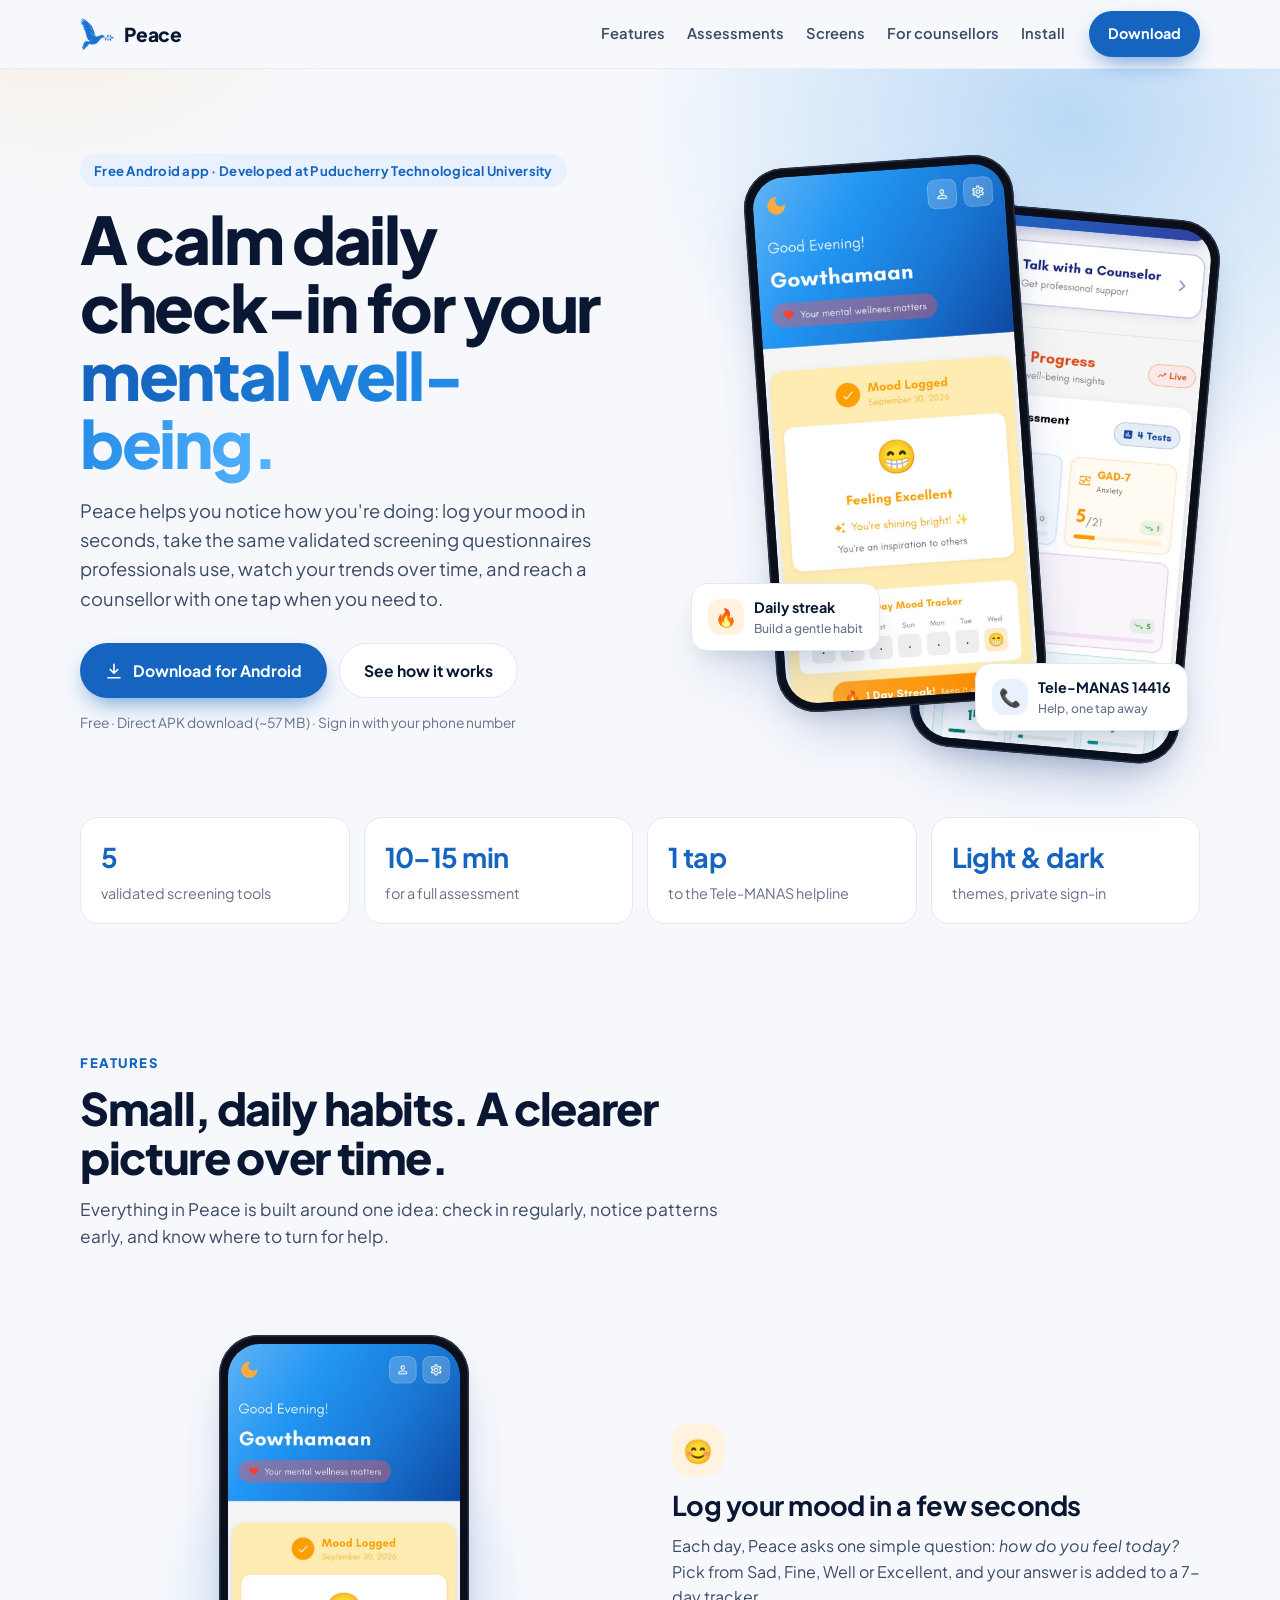
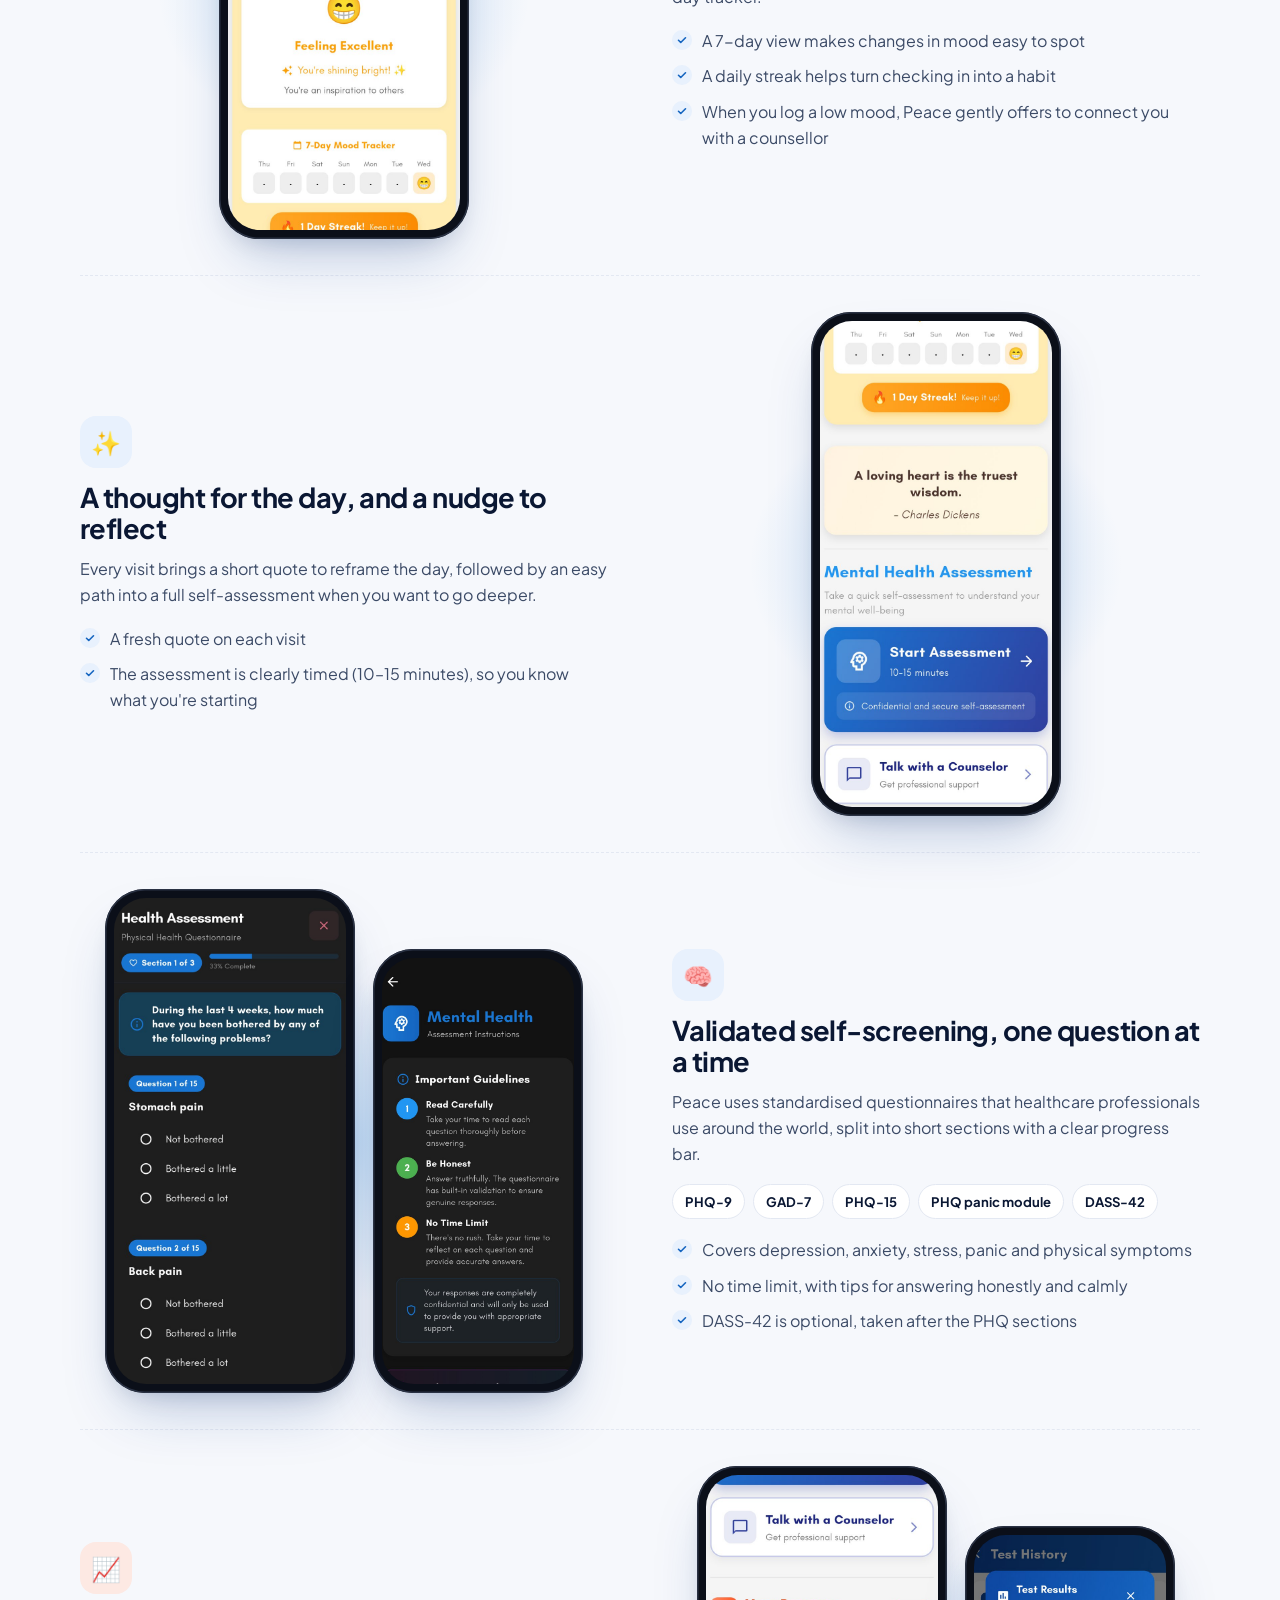
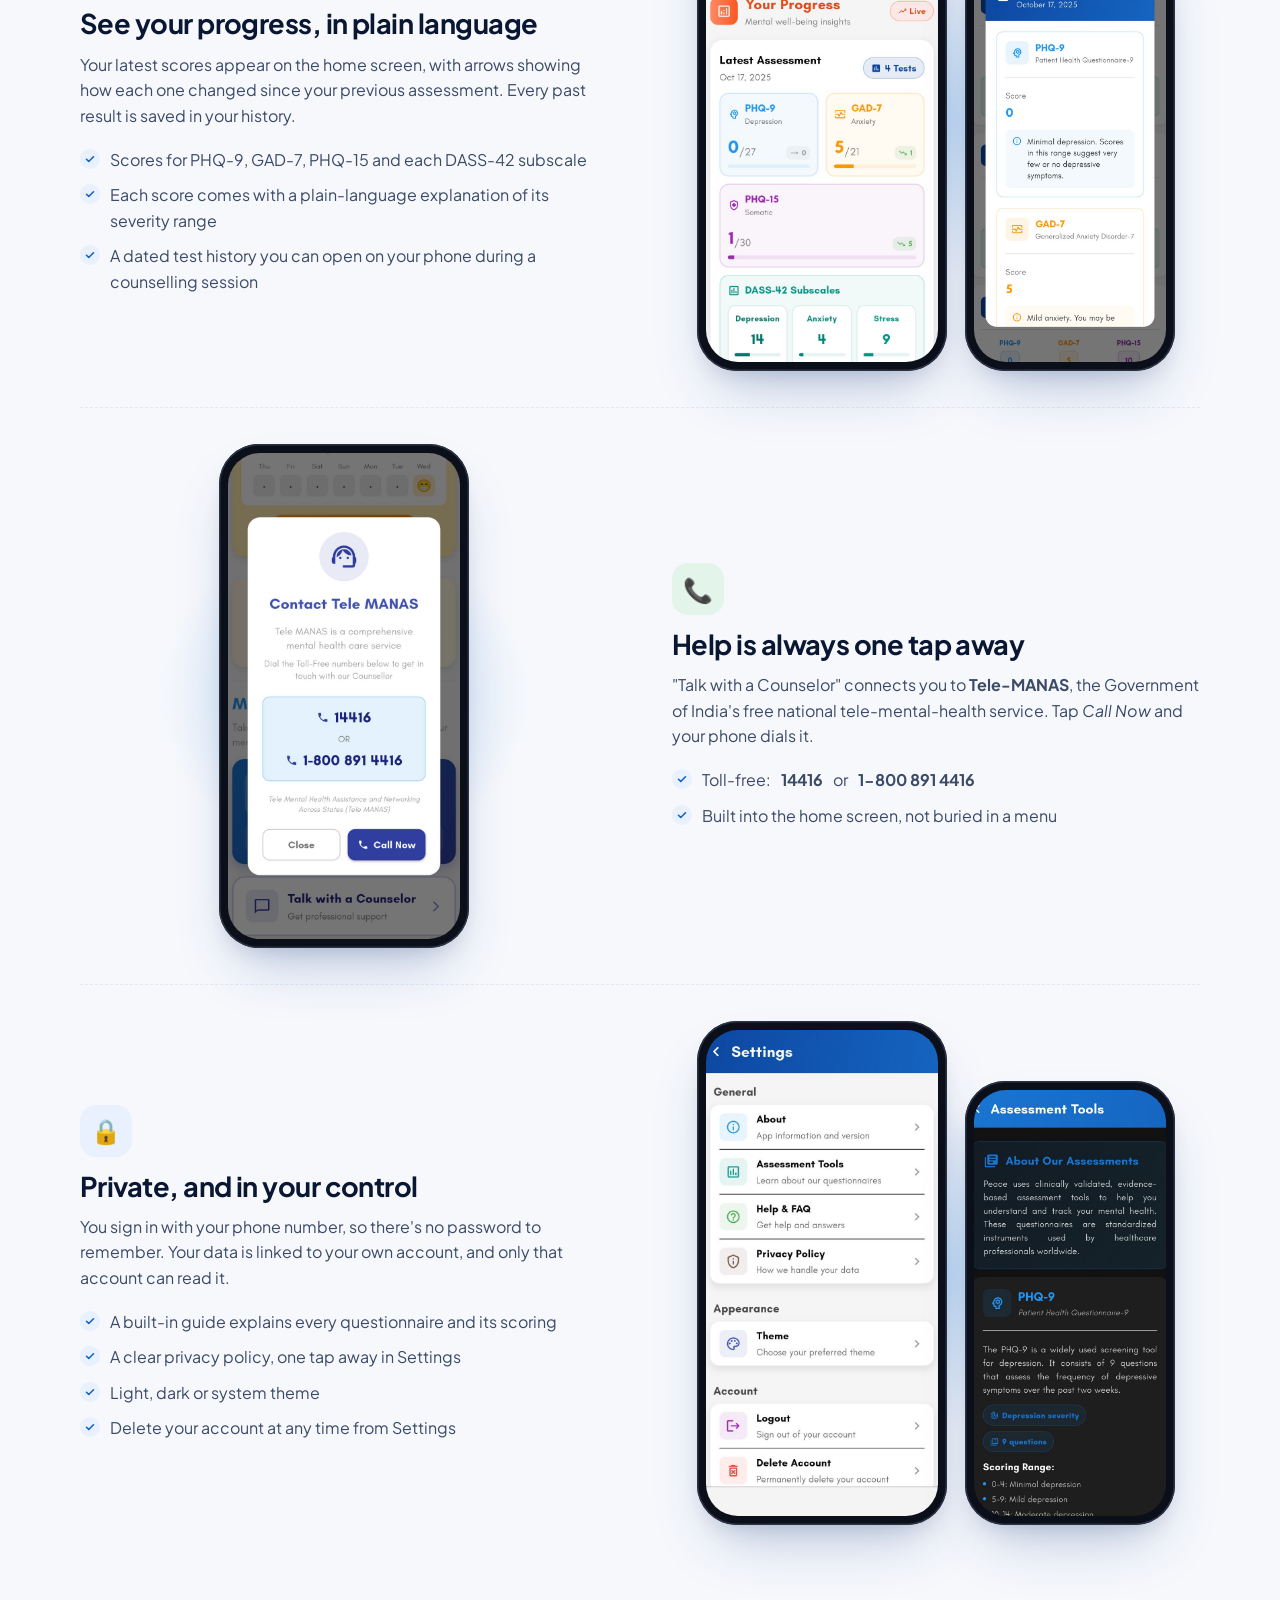
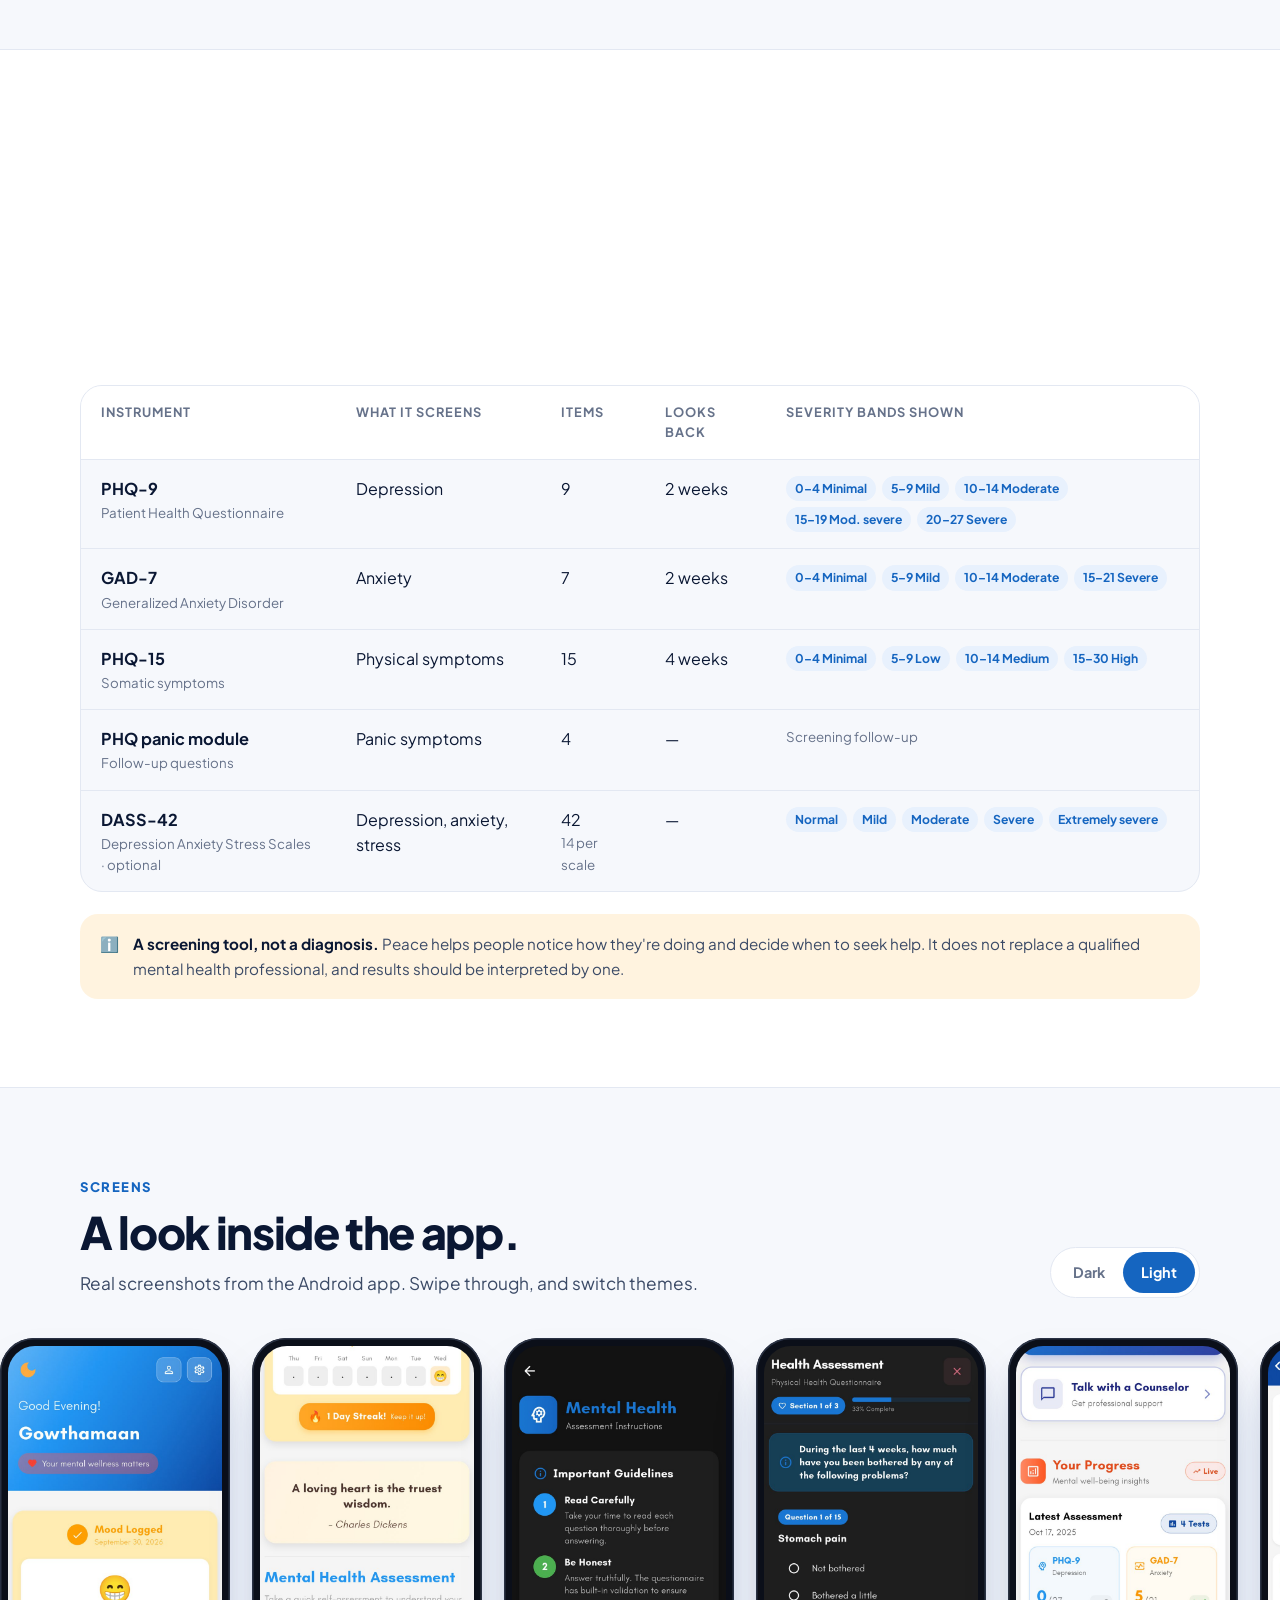
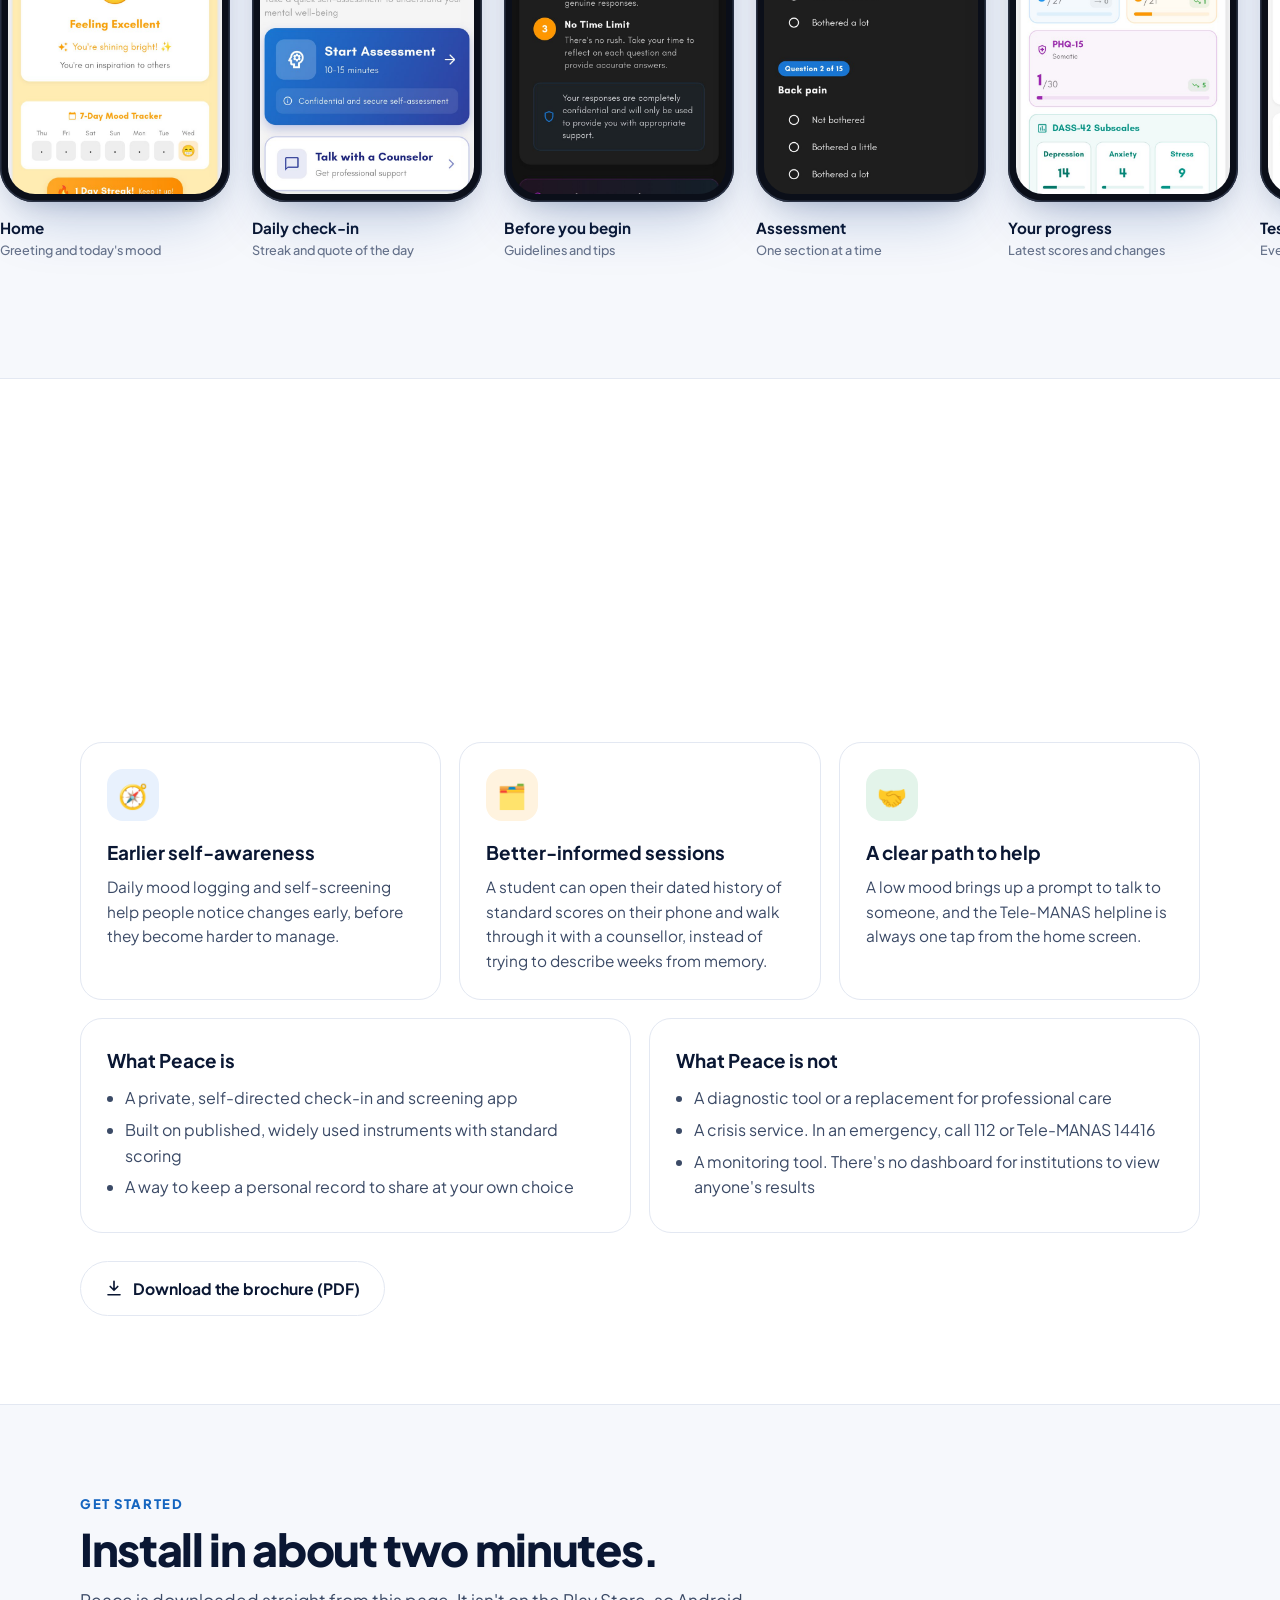
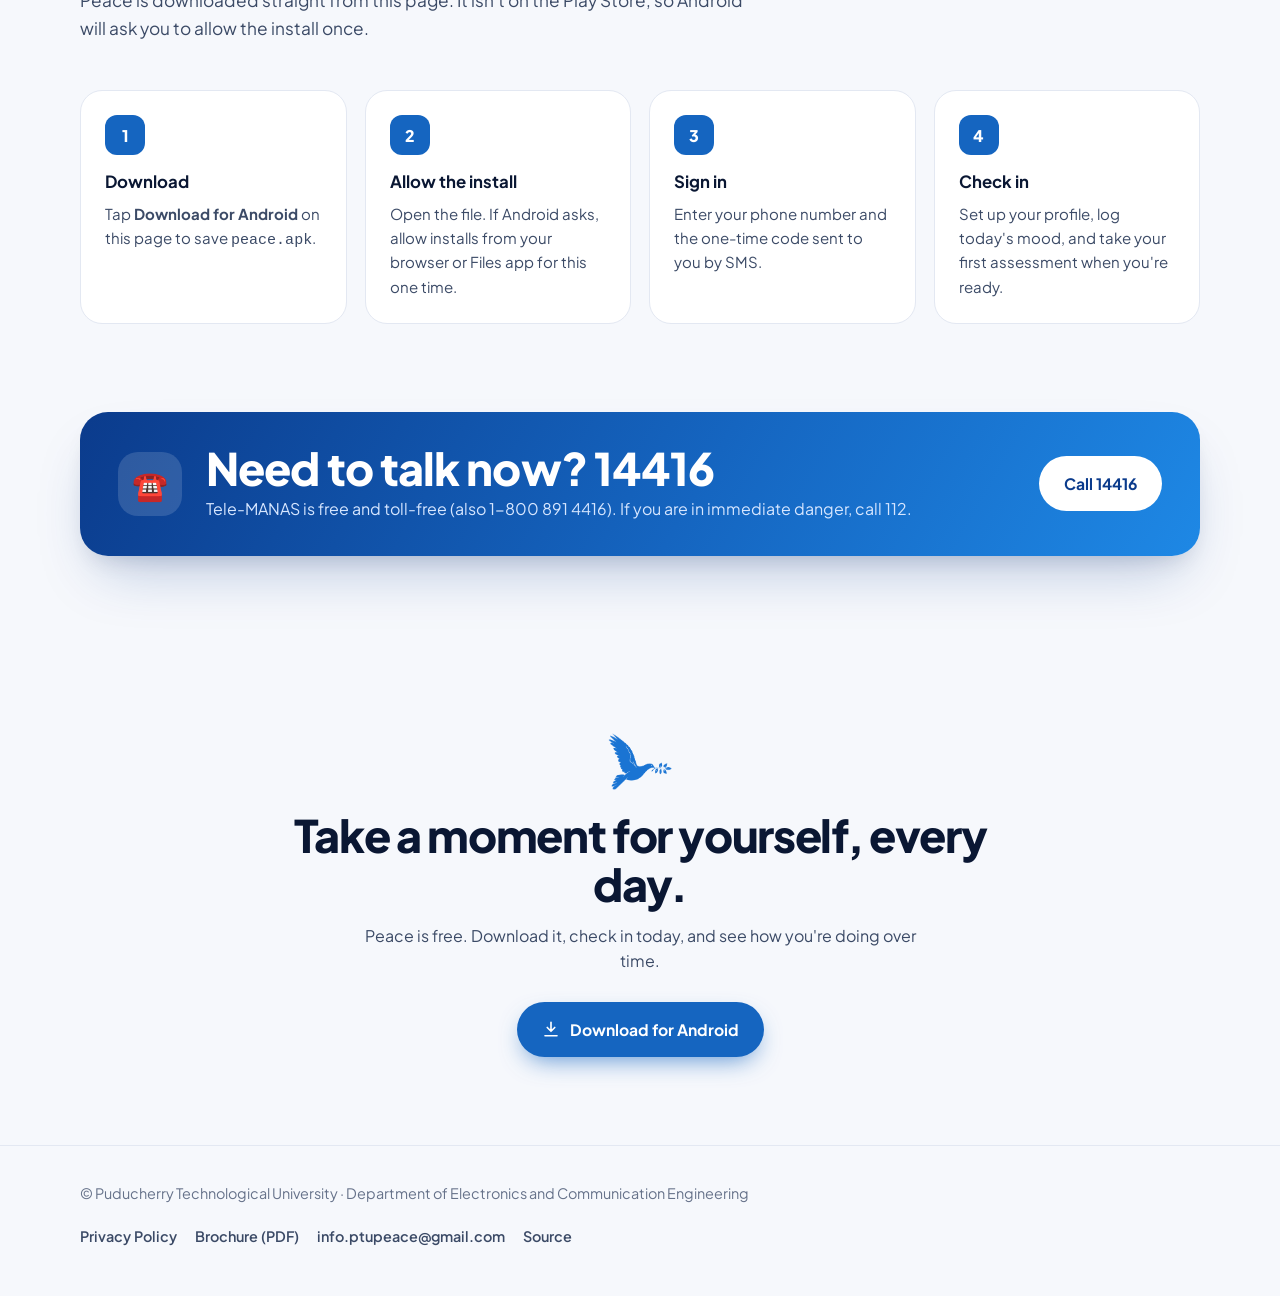
<file: docs/index.html>
<!doctype html>
<html lang="en">
<head>
  <meta charset="utf-8" />
  <meta name="viewport" content="width=device-width, initial-scale=1, viewport-fit=cover" />
  <title>Peace — A daily mental health companion</title>
  <meta name="description" content="Peace is a free Android app for daily mood check-ins and clinically validated self-screening (PHQ-9, GAD-7, PHQ-15, DASS-42), with the Tele-MANAS 14416 helpline one tap away. Developed at Puducherry Technological University." />
  <meta name="theme-color" content="#0B3B8C" />
  <meta property="og:type" content="website" />
  <meta property="og:title" content="Peace — A daily mental health companion" />
  <meta property="og:description" content="Daily mood check-ins, validated self-screening and Tele-MANAS support in one private Android app." />
  <meta property="og:image" content="https://gowthamaanp.github.io/peace/screens/home.jpg" />
  <meta property="og:url" content="https://gowthamaanp.github.io/peace/" />
  <link rel="icon" href="logo.png" />
  <link rel="preconnect" href="https://fonts.googleapis.com" />
  <link rel="preconnect" href="https://fonts.gstatic.com" crossorigin />
  <link href="https://fonts.googleapis.com/css2?family=Plus+Jakarta+Sans:wght@400;500;600;700;800&display=swap" rel="stylesheet" />
  <style>
    :root {
      --ink: #0A1733;
      --ink-2: #3B4A66;
      --muted: #66728A;
      --bg: #F6F8FC;
      --surface: #FFFFFF;
      --line: #E3E8F2;
      --brand: #1565C0;
      --brand-2: #1E88E5;
      --brand-deep: #0B3B8C;
      --sky: #E8F1FD;
      --amber: #FF9F1C;
      --amber-soft: #FFF3DF;
      --radius: 22px;
      --shadow: 0 30px 60px -20px rgba(11, 59, 140, .28), 0 12px 24px -12px rgba(10, 23, 51, .18);
      --font: "Plus Jakarta Sans", -apple-system, BlinkMacSystemFont, "Segoe UI", Roboto, Arial, sans-serif;
    }
    @media (prefers-color-scheme: dark) {
      :root {
        --ink: #EAF0FB;
        --ink-2: #C3CDE0;
        --muted: #8E9AB3;
        --bg: #070D1C;
        --surface: #0F1830;
        --line: #1D2946;
        --brand: #4A9BF0;
        --brand-2: #6AB0F7;
        --sky: #10213F;
        --amber-soft: #2A2112;
        --shadow: 0 30px 60px -20px rgba(0, 0, 0, .6), 0 12px 24px -12px rgba(0, 0, 0, .5);
      }
    }
    * { box-sizing: border-box; }
    html { scroll-behavior: smooth; }
    body {
      margin: 0;
      font-family: var(--font);
      background: var(--bg);
      color: var(--ink);
      line-height: 1.6;
      -webkit-font-smoothing: antialiased;
    }
    img { max-width: 100%; display: block; }
    a { color: inherit; }
    .wrap { max-width: 1160px; margin: 0 auto; padding-inline: 20px; }

    /* Nav */
    .nav {
      position: sticky; top: 0; z-index: 50;
      backdrop-filter: saturate(1.4) blur(14px);
      -webkit-backdrop-filter: saturate(1.4) blur(14px);
      background: color-mix(in srgb, var(--bg) 78%, transparent);
      border-bottom: 1px solid color-mix(in srgb, var(--line) 70%, transparent);
    }
    .nav .wrap { display: flex; align-items: center; gap: 24px; height: 68px; }
    .brand { display: flex; align-items: center; gap: 10px; font-weight: 800; font-size: 1.2rem; text-decoration: none; letter-spacing: -.01em; }
    .brand img { width: 34px; height: 34px; }
    .nav-links { display: flex; gap: 22px; margin-left: auto; }
    .nav-links a { text-decoration: none; color: var(--ink-2); font-weight: 600; font-size: .92rem; }
    .nav-links a:hover { color: var(--brand); }
    .btn {
      display: inline-flex; align-items: center; justify-content: center; gap: 10px;
      padding: 14px 24px; border-radius: 999px; font-weight: 700; font-size: .98rem;
      text-decoration: none; border: 1px solid transparent; transition: transform .15s ease, box-shadow .15s ease, background .15s;
      white-space: nowrap;
    }
    .btn:hover { transform: translateY(-1px); }
    .btn-primary { background: var(--brand); color: #fff; box-shadow: 0 10px 24px -8px color-mix(in srgb, var(--brand) 70%, transparent); }
    .btn-primary:hover { background: var(--brand-deep); }
    .btn-ghost { background: var(--surface); color: var(--ink); border-color: var(--line); }
    .btn-sm { padding: 10px 18px; font-size: .9rem; }
    .btn svg { width: 18px; height: 18px; }

    /* Hero */
    .hero { position: relative; overflow: hidden; padding: 72px 0 40px; }
    .hero::before {
      content: ""; position: absolute; inset: -30% -10% auto -10%; height: 120%;
      background:
        radial-gradient(40% 50% at 78% 30%, color-mix(in srgb, var(--brand-2) 28%, transparent), transparent 70%),
        radial-gradient(30% 40% at 12% 10%, color-mix(in srgb, var(--amber) 16%, transparent), transparent 70%);
      z-index: -1;
    }
    .hero-grid { display: grid; grid-template-columns: 1.05fr .95fr; gap: 48px; align-items: center; }
    .eyebrow {
      display: inline-flex; align-items: center; gap: 8px;
      padding: 6px 14px; border-radius: 999px; background: var(--sky); color: var(--brand);
      font-weight: 700; font-size: .82rem; letter-spacing: .02em;
    }
    h1 { font-size: clamp(2.4rem, 5.4vw, 4.1rem); line-height: 1.04; letter-spacing: -.035em; margin: 18px 0 18px; font-weight: 800; }
    h1 .accent { background: linear-gradient(100deg, var(--brand) 10%, var(--brand-2) 60%, #56B4FF); -webkit-background-clip: text; background-clip: text; color: transparent; }
    .lede { font-size: 1.15rem; color: var(--ink-2); max-width: 540px; margin: 0 0 30px; }
    .cta-row { display: flex; gap: 12px; flex-wrap: wrap; }
    .fine { margin-top: 14px; color: var(--muted); font-size: .86rem; }

    .phones { position: relative; height: 620px; }
    .phone {
      position: absolute; width: 270px; aspect-ratio: 720 / 1452;
      border-radius: 40px; padding: 9px; background: #0B0F19;
      box-shadow: var(--shadow), inset 0 0 0 1.5px #2A3244;
    }
    .phone img { width: 100%; height: 100%; object-fit: cover; object-position: top; border-radius: 32px; }
    .phones .p1 { right: 170px; top: 20px; z-index: 2; transform: rotate(-4deg); }
    .phones .p2 { right: 0; top: 70px; transform: rotate(5deg); }
    .float-chip {
      position: absolute; z-index: 3; background: var(--surface); border: 1px solid var(--line);
      border-radius: 16px; padding: 12px 16px; box-shadow: var(--shadow); font-weight: 700; font-size: .9rem;
      display: flex; align-items: center; gap: 10px;
    }
    .float-chip small { display: block; color: var(--muted); font-weight: 500; font-size: .76rem; }
    .chip-a { left: 0; bottom: 110px; }
    .chip-b { right: 12px; bottom: 30px; }
    .dot { width: 36px; height: 36px; border-radius: 12px; display: grid; place-items: center; font-size: 1.1rem; flex: none; }

    .stats { display: grid; grid-template-columns: repeat(4, 1fr); gap: 14px; margin-top: 56px; }
    .stat { background: var(--surface); border: 1px solid var(--line); border-radius: 18px; padding: 18px 20px; }
    .stat b { display: block; font-size: 1.7rem; letter-spacing: -.02em; color: var(--brand); }
    .stat span { color: var(--muted); font-size: .9rem; }

    /* Sections */
    section { padding: 88px 0; }
    .section-head { max-width: 680px; margin-bottom: 48px; }
    .kicker { color: var(--brand); font-weight: 800; font-size: .82rem; letter-spacing: .12em; text-transform: uppercase; }
    h2 { font-size: clamp(1.9rem, 3.6vw, 2.8rem); line-height: 1.1; letter-spacing: -.03em; margin: 10px 0 14px; font-weight: 800; }
    .section-head p { color: var(--ink-2); font-size: 1.08rem; margin: 0; }

    .feature { display: grid; grid-template-columns: 1fr 1fr; gap: 64px; align-items: center; padding: 36px 0; }
    .feature + .feature { border-top: 1px dashed var(--line); }
    .feature.rev .feature-media { order: 2; }
    .feature-media { display: flex; justify-content: center; gap: 18px; position: relative; }
    .feature-media::before {
      content: ""; position: absolute; inset: 12% 8%; border-radius: 40px;
      background: radial-gradient(60% 60% at 50% 50%, color-mix(in srgb, var(--brand-2) 22%, transparent), transparent 70%);
      z-index: -1;
    }
    .feature-media .phone { position: relative; width: 250px; }
    .feature-media .phone.small { width: 210px; margin-top: 60px; }
    .feature h3 { font-size: 1.7rem; letter-spacing: -.02em; margin: 14px 0 12px; line-height: 1.15; }
    .feature p { color: var(--ink-2); margin: 0 0 18px; }
    .icon-badge { width: 52px; height: 52px; border-radius: 16px; display: grid; place-items: center; font-size: 1.5rem; }
    .ticks { list-style: none; padding: 0; margin: 0; display: grid; gap: 10px; }
    .ticks li { display: flex; gap: 10px; align-items: flex-start; color: var(--ink-2); }
    .ticks li::before {
      content: ""; flex: none; width: 20px; height: 20px; margin-top: 2px; border-radius: 50%;
      background: var(--sky) url("data:image/svg+xml,%3Csvg xmlns='http://www.w3.org/2000/svg' viewBox='0 0 24 24' fill='none' stroke='%231565C0' stroke-width='3.2' stroke-linecap='round' stroke-linejoin='round'%3E%3Cpath d='M5 12.5l4.5 4.5L19 7.5'/%3E%3C/svg%3E") center / 12px no-repeat;
    }
    @media (prefers-color-scheme: dark) {
      .ticks li::before {
        background-image: url("data:image/svg+xml,%3Csvg xmlns='http://www.w3.org/2000/svg' viewBox='0 0 24 24' fill='none' stroke='%238CC2FA' stroke-width='3.2' stroke-linecap='round' stroke-linejoin='round'%3E%3Cpath d='M5 12.5l4.5 4.5L19 7.5'/%3E%3C/svg%3E");
      }
    }
    .pills { display: flex; flex-wrap: wrap; gap: 8px; margin: 0 0 18px; }
    .pill { padding: 6px 12px; border-radius: 999px; font-weight: 700; font-size: .82rem; background: var(--surface); border: 1px solid var(--line); }

    /* Assessment table */
    .assess { background: var(--surface); border-top: 1px solid var(--line); border-bottom: 1px solid var(--line); }
    .table-wrap { overflow-x: auto; border: 1px solid var(--line); border-radius: var(--radius); background: var(--bg); }
    table { width: 100%; border-collapse: collapse; min-width: 720px; }
    th, td { text-align: left; padding: 16px 20px; border-bottom: 1px solid var(--line); vertical-align: top; }
    th { font-size: .8rem; text-transform: uppercase; letter-spacing: .08em; color: var(--muted); background: var(--surface); }
    tr:last-child td { border-bottom: none; }
    td b { font-size: 1.02rem; }
    td small { color: var(--muted); display: block; }
    .bands { display: flex; flex-wrap: wrap; gap: 6px; }
    .band { font-size: .76rem; font-weight: 700; padding: 3px 9px; border-radius: 999px; background: var(--sky); color: var(--brand); white-space: nowrap; }
    .note {
      margin-top: 22px; display: flex; gap: 14px; align-items: flex-start;
      background: var(--amber-soft); border-radius: 18px; padding: 18px 20px; color: var(--ink-2); font-size: .95rem;
    }
    .note b { color: var(--ink); }

    /* Gallery */
    .gallery-top { display: flex; justify-content: space-between; align-items: end; gap: 20px; flex-wrap: wrap; margin-bottom: 30px; }
    .gallery-top .section-head { margin-bottom: 0; }
    .toggle { display: inline-flex; padding: 4px; border-radius: 999px; background: var(--surface); border: 1px solid var(--line); }
    .toggle button {
      border: 0; background: transparent; font: inherit; font-weight: 700; font-size: .9rem; color: var(--muted);
      padding: 9px 18px; border-radius: 999px; cursor: pointer;
    }
    .toggle button[aria-pressed="true"] { background: var(--brand); color: #fff; }
    #screens { overflow: hidden; }
    .rail {
      display: grid; grid-auto-flow: column; grid-auto-columns: 230px; gap: 22px;
      overflow-x: auto; scroll-snap-type: x mandatory; scrollbar-width: thin;
      margin-inline: calc(50% - 50vw); padding: 10px calc(50vw - 50%) 30px;
      scroll-padding-inline: calc(50vw - 50%);
    }
    @media (max-width: 1200px) {
      .rail { margin-inline: -20px; padding-inline: 20px; scroll-padding-inline: 20px; }
    }
    .rail figure { margin: 0; scroll-snap-align: start; }
    .rail .phone { position: relative; width: 100%; border-radius: 34px; padding: 8px; }
    .rail .phone img { border-radius: 27px; }
    .rail figcaption { margin-top: 14px; font-weight: 700; font-size: .95rem; }
    .rail figcaption small { display: block; color: var(--muted); font-weight: 500; }

    /* Audience cards */
    .cards { display: grid; grid-template-columns: repeat(3, 1fr); gap: 18px; }
    .card { background: var(--surface); border: 1px solid var(--line); border-radius: var(--radius); padding: 26px; }
    .card h3 { margin: 16px 0 8px; font-size: 1.18rem; }
    .card p { margin: 0; color: var(--ink-2); font-size: .96rem; }
    .isnt { margin-top: 18px; display: grid; grid-template-columns: 1fr 1fr; gap: 18px; }
    .isnt .card h3 { margin-top: 0; }
    .isnt ul { margin: 10px 0 0; padding-left: 1.1em; color: var(--ink-2); }
    .isnt li { margin: 6px 0; }

    /* Install */
    .steps { display: grid; grid-template-columns: repeat(4, 1fr); gap: 18px; counter-reset: step; }
    .step { background: var(--surface); border: 1px solid var(--line); border-radius: var(--radius); padding: 24px; position: relative; }
    .step::before {
      counter-increment: step; content: counter(step);
      display: grid; place-items: center; width: 40px; height: 40px; border-radius: 12px;
      background: var(--brand); color: #fff; font-weight: 800; margin-bottom: 14px;
    }
    .step h3 { margin: 0 0 6px; font-size: 1.05rem; }
    .step p { margin: 0; color: var(--ink-2); font-size: .94rem; }

    /* Crisis + CTA */
    .crisis {
      display: grid; grid-template-columns: auto 1fr auto; gap: 24px; align-items: center;
      background: linear-gradient(120deg, #0B3B8C, #1565C0 55%, #1E88E5); color: #fff;
      border-radius: 28px; padding: 34px 38px; box-shadow: var(--shadow);
    }
    .crisis .big { font-size: clamp(2rem, 4vw, 2.8rem); font-weight: 800; letter-spacing: -.02em; line-height: 1; }
    .crisis p { margin: 6px 0 0; color: #D6E6FF; }
    .crisis .btn { background: #fff; color: #0B3B8C; }
    .crisis .phone-ic { width: 64px; height: 64px; border-radius: 20px; background: rgba(255,255,255,.14); display: grid; place-items: center; font-size: 1.8rem; }

    .final { text-align: center; }
    .final h2 { max-width: 720px; margin-inline: auto; }
    .final p { color: var(--ink-2); max-width: 560px; margin: 0 auto 28px; }

    footer { border-top: 1px solid var(--line); padding: 36px 0 48px; color: var(--muted); font-size: .9rem; }
    footer .wrap { display: flex; justify-content: space-between; gap: 20px; flex-wrap: wrap; }
    footer a { color: var(--ink-2); text-decoration: none; font-weight: 600; }
    footer a:hover { color: var(--brand); }
    .foot-links { display: flex; gap: 18px; flex-wrap: wrap; }

    /* Reveal */
    .reveal { opacity: 0; transform: translateY(18px); transition: opacity .7s ease, transform .7s ease; }
    .reveal.in { opacity: 1; transform: none; }
    @media (prefers-reduced-motion: reduce) {
      html { scroll-behavior: auto; }
      .reveal { opacity: 1; transform: none; transition: none; }
      .btn { transition: none; }
    }

    /* Responsive */
    @media (max-width: 980px) {
      .hero-grid { grid-template-columns: 1fr; }
      .phones { height: 560px; max-width: 480px; margin: 0 auto; width: 100%; }
      .phones .p1 { right: auto; left: 0; }
      .stats { grid-template-columns: repeat(2, 1fr); }
      .feature, .feature.rev { grid-template-columns: 1fr; gap: 36px; }
      .feature.rev .feature-media { order: 0; }
      .cards, .steps { grid-template-columns: repeat(2, 1fr); }
      .nav-links { display: none; }
      .nav .btn { margin-left: auto; }
    }
    @media (max-width: 620px) {
      .hero { padding-top: 44px; }
      .phones { height: 470px; }
      .phone { width: 210px; }
      .phones .p2 { right: 0; top: 50px; }
      .chip-a { bottom: 70px; }
      .chip-b { display: none; }
      .feature, .feature.rev { grid-template-columns: minmax(0, 1fr); }
      .feature > * { min-width: 0; }
      .feature-media { gap: 12px; }
      .feature-media .phone { width: min(200px, 52vw); }
      .feature-media .phone.small { width: min(150px, 38vw); margin-top: 40px; }
      .cards, .steps, .isnt { grid-template-columns: 1fr; }
      .stats { gap: 10px; }
      .stat { padding: 14px 16px; }
      .stat b { font-size: 1.35rem; }
      .crisis { grid-template-columns: 1fr; padding: 28px 24px; }
      .crisis .phone-ic { display: none; }
      section { padding: 64px 0; }
    }
  </style>
</head>
<body>

<nav class="nav" aria-label="Main">
  <div class="wrap">
    <a class="brand" href="#top"><img src="logo.png" alt="" />Peace</a>
    <div class="nav-links">
      <a href="#features">Features</a>
      <a href="#assessments">Assessments</a>
      <a href="#screens">Screens</a>
      <a href="#counsellors">For counsellors</a>
      <a href="#install">Install</a>
    </div>
    <a class="btn btn-primary btn-sm" href="downloads/peace.apk" download>Download</a>
  </div>
</nav>

<header class="hero" id="top">
  <div class="wrap">
    <div class="hero-grid">
      <div class="reveal">
        <span class="eyebrow">Free Android app · Developed at Puducherry Technological University</span>
        <h1>A calm daily check-in for your <span class="accent">mental well-being.</span></h1>
        <p class="lede">Peace helps you notice how you're doing: log your mood in seconds, take the same validated screening questionnaires professionals use, watch your trends over time, and reach a counsellor with one tap when you need to.</p>
        <div class="cta-row">
          <a class="btn btn-primary" href="downloads/peace.apk" download>
            <svg viewBox="0 0 24 24" fill="none" stroke="currentColor" stroke-width="2.2" stroke-linecap="round" stroke-linejoin="round" aria-hidden="true"><path d="M12 3v12m0 0l-5-5m5 5l5-5M4 21h16"/></svg>
            Download for Android
          </a>
          <a class="btn btn-ghost" href="#features">See how it works</a>
        </div>
        <p class="fine">Free · Direct APK download (~57 MB) · Sign in with your phone number</p>
      </div>

      <div class="phones reveal" aria-hidden="true">
        <div class="phone p1"><img data-theme-src="home" src="screens/home.jpg" alt="" /></div>
        <div class="phone p2"><img data-theme-src="progress" src="screens/progress.jpg" alt="" /></div>
        <div class="float-chip chip-a"><span class="dot" style="background:var(--amber-soft)">🔥</span><div>Daily streak<small>Build a gentle habit</small></div></div>
        <div class="float-chip chip-b"><span class="dot" style="background:var(--sky)">📞</span><div>Tele-MANAS 14416<small>Help, one tap away</small></div></div>
      </div>
    </div>

    <div class="stats reveal">
      <div class="stat"><b>5</b><span>validated screening tools</span></div>
      <div class="stat"><b>10–15 min</b><span>for a full assessment</span></div>
      <div class="stat"><b>1 tap</b><span>to the Tele-MANAS helpline</span></div>
      <div class="stat"><b>Light &amp; dark</b><span>themes, private sign-in</span></div>
    </div>
  </div>
</header>

<main>
  <section id="features">
    <div class="wrap">
      <div class="section-head reveal">
        <div class="kicker">Features</div>
        <h2>Small, daily habits. A clearer picture over time.</h2>
        <p>Everything in Peace is built around one idea: check in regularly, notice patterns early, and know where to turn for help.</p>
      </div>

      <article class="feature reveal">
        <div class="feature-media">
          <div class="phone"><img data-theme-src="home" src="screens/home.jpg" alt="Peace home screen showing today's mood logged as Excellent and a 7-day mood tracker" loading="lazy" /></div>
        </div>
        <div>
          <div class="icon-badge" style="background:var(--amber-soft)">😊</div>
          <h3>Log your mood in a few seconds</h3>
          <p>Each day, Peace asks one simple question: <em>how do you feel today?</em> Pick from Sad, Fine, Well or Excellent, and your answer is added to a 7-day tracker.</p>
          <ul class="ticks">
            <li>A 7-day view makes changes in mood easy to spot</li>
            <li>A daily streak helps turn checking in into a habit</li>
            <li>When you log a low mood, Peace gently offers to connect you with a counsellor</li>
          </ul>
        </div>
      </article>

      <article class="feature rev reveal">
        <div class="feature-media">
          <div class="phone"><img data-theme-src="mood-quote" src="screens/mood-quote.jpg" alt="Streak badge, a daily quote card and the Start Assessment card" loading="lazy" /></div>
        </div>
        <div>
          <div class="icon-badge" style="background:var(--sky)">✨</div>
          <h3>A thought for the day, and a nudge to reflect</h3>
          <p>Every visit brings a short quote to reframe the day, followed by an easy path into a full self-assessment when you want to go deeper.</p>
          <ul class="ticks">
            <li>A fresh quote on each visit</li>
            <li>The assessment is clearly timed (10–15 minutes), so you know what you're starting</li>
          </ul>
        </div>
      </article>

      <article class="feature reveal">
        <div class="feature-media">
          <div class="phone"><img src="screens/question.jpg" alt="An assessment question: Section 1 of 3, question 1 of 15, stomach pain" loading="lazy" /></div>
          <div class="phone small"><img src="screens/instructions.jpg" alt="Assessment instructions: read carefully, be honest, no time limit" loading="lazy" /></div>
        </div>
        <div>
          <div class="icon-badge" style="background:var(--sky)">🧠</div>
          <h3>Validated self-screening, one question at a time</h3>
          <p>Peace uses standardised questionnaires that healthcare professionals use around the world, split into short sections with a clear progress bar.</p>
          <div class="pills">
            <span class="pill">PHQ-9</span><span class="pill">GAD-7</span><span class="pill">PHQ-15</span><span class="pill">PHQ panic module</span><span class="pill">DASS-42</span>
          </div>
          <ul class="ticks">
            <li>Covers depression, anxiety, stress, panic and physical symptoms</li>
            <li>No time limit, with tips for answering honestly and calmly</li>
            <li>DASS-42 is optional, taken after the PHQ sections</li>
          </ul>
        </div>
      </article>

      <article class="feature rev reveal">
        <div class="feature-media">
          <div class="phone"><img data-theme-src="progress" src="screens/progress.jpg" alt="Your Progress: latest PHQ-9, GAD-7, PHQ-15 and DASS-42 scores with change indicators" loading="lazy" /></div>
          <div class="phone small"><img data-theme-src="result" src="screens/result.jpg" alt="Test result detail explaining what a PHQ-9 score means" loading="lazy" /></div>
        </div>
        <div>
          <div class="icon-badge" style="background:#FDE9E3">📈</div>
          <h3>See your progress, in plain language</h3>
          <p>Your latest scores appear on the home screen, with arrows showing how each one changed since your previous assessment. Every past result is saved in your history.</p>
          <ul class="ticks">
            <li>Scores for PHQ-9, GAD-7, PHQ-15 and each DASS-42 subscale</li>
            <li>Each score comes with a plain-language explanation of its severity range</li>
            <li>A dated test history you can open on your phone during a counselling session</li>
          </ul>
        </div>
      </article>

      <article class="feature reveal">
        <div class="feature-media">
          <div class="phone"><img data-theme-src="helpline" src="screens/helpline.jpg" alt="Contact Tele-MANAS dialog with toll-free numbers 14416 and 1-800 891 4416 and a Call Now button" loading="lazy" /></div>
        </div>
        <div>
          <div class="icon-badge" style="background:#E3F4EA">📞</div>
          <h3>Help is always one tap away</h3>
          <p>"Talk with a Counselor" connects you to <b>Tele-MANAS</b>, the Government of India's free national tele-mental-health service. Tap <em>Call Now</em> and your phone dials it.</p>
          <ul class="ticks">
            <li>Toll-free: <b>14416</b> or <b>1-800 891 4416</b></li>
            <li>Built into the home screen, not buried in a menu</li>
          </ul>
        </div>
      </article>

      <article class="feature rev reveal">
        <div class="feature-media">
          <div class="phone"><img data-theme-src="settings" src="screens/settings.jpg" alt="Settings: about, assessment tools, privacy policy, theme, logout and delete account" loading="lazy" /></div>
          <div class="phone small"><img src="screens/assessment-tools.jpg" alt="Assessment Tools page explaining PHQ-9 and its scoring range" loading="lazy" /></div>
        </div>
        <div>
          <div class="icon-badge" style="background:var(--sky)">🔒</div>
          <h3>Private, and in your control</h3>
          <p>You sign in with your phone number, so there's no password to remember. Your data is linked to your own account, and only that account can read it.</p>
          <ul class="ticks">
            <li>A built-in guide explains every questionnaire and its scoring</li>
            <li>A clear privacy policy, one tap away in Settings</li>
            <li>Light, dark or system theme</li>
            <li>Delete your account at any time from Settings</li>
          </ul>
        </div>
      </article>
    </div>
  </section>

  <section class="assess" id="assessments">
    <div class="wrap">
      <div class="section-head reveal">
        <div class="kicker">Assessments</div>
        <h2>Established instruments, familiar to clinicians.</h2>
        <p>Peace uses published, widely used screening questionnaires and the standard severity bands for each, so counsellors will recognise the results straight away.</p>
      </div>
      <div class="table-wrap reveal">
        <table>
          <thead>
            <tr><th>Instrument</th><th>What it screens</th><th>Items</th><th>Looks back</th><th>Severity bands shown</th></tr>
          </thead>
          <tbody>
            <tr>
              <td><b>PHQ-9</b><small>Patient Health Questionnaire</small></td>
              <td>Depression</td><td>9</td><td>2 weeks</td>
              <td><div class="bands"><span class="band">0–4 Minimal</span><span class="band">5–9 Mild</span><span class="band">10–14 Moderate</span><span class="band">15–19 Mod. severe</span><span class="band">20–27 Severe</span></div></td>
            </tr>
            <tr>
              <td><b>GAD-7</b><small>Generalized Anxiety Disorder</small></td>
              <td>Anxiety</td><td>7</td><td>2 weeks</td>
              <td><div class="bands"><span class="band">0–4 Minimal</span><span class="band">5–9 Mild</span><span class="band">10–14 Moderate</span><span class="band">15–21 Severe</span></div></td>
            </tr>
            <tr>
              <td><b>PHQ-15</b><small>Somatic symptoms</small></td>
              <td>Physical symptoms</td><td>15</td><td>4 weeks</td>
              <td><div class="bands"><span class="band">0–4 Minimal</span><span class="band">5–9 Low</span><span class="band">10–14 Medium</span><span class="band">15–30 High</span></div></td>
            </tr>
            <tr>
              <td><b>PHQ panic module</b><small>Follow-up questions</small></td>
              <td>Panic symptoms</td><td>4</td><td>—</td>
              <td><small>Screening follow-up</small></td>
            </tr>
            <tr>
              <td><b>DASS-42</b><small>Depression Anxiety Stress Scales · optional</small></td>
              <td>Depression, anxiety, stress</td><td>42<small>14 per scale</small></td><td>—</td>
              <td><div class="bands"><span class="band">Normal</span><span class="band">Mild</span><span class="band">Moderate</span><span class="band">Severe</span><span class="band">Extremely severe</span></div></td>
            </tr>
          </tbody>
        </table>
      </div>
      <div class="note reveal">
        <span aria-hidden="true">ℹ️</span>
        <div><b>A screening tool, not a diagnosis.</b> Peace helps people notice how they're doing and decide when to seek help. It does not replace a qualified mental health professional, and results should be interpreted by one.</div>
      </div>
    </div>
  </section>

  <section id="screens">
    <div class="wrap">
      <div class="gallery-top reveal">
        <div class="section-head">
          <div class="kicker">Screens</div>
          <h2>A look inside the app.</h2>
          <p>Real screenshots from the Android app. Swipe through, and switch themes.</p>
        </div>
        <div class="toggle" role="group" aria-label="App theme in screenshots">
          <button type="button" data-set-theme="dark" aria-pressed="true">Dark</button>
          <button type="button" data-set-theme="light" aria-pressed="false">Light</button>
        </div>
      </div>
      <div class="rail reveal" tabindex="0" aria-label="App screenshots">
        <figure><div class="phone"><img data-theme-src="home" src="screens/home.jpg" alt="Home screen with today's mood" loading="lazy" /></div><figcaption>Home<small>Greeting and today's mood</small></figcaption></figure>
        <figure><div class="phone"><img data-theme-src="mood-quote" src="screens/mood-quote.jpg" alt="Streak, quote and assessment cards" loading="lazy" /></div><figcaption>Daily check-in<small>Streak and quote of the day</small></figcaption></figure>
        <figure><div class="phone"><img src="screens/instructions.jpg" alt="Assessment guidelines" loading="lazy" /></div><figcaption>Before you begin<small>Guidelines and tips</small></figcaption></figure>
        <figure><div class="phone"><img src="screens/question.jpg" alt="Assessment question" loading="lazy" /></div><figcaption>Assessment<small>One section at a time</small></figcaption></figure>
        <figure><div class="phone"><img data-theme-src="progress" src="screens/progress.jpg" alt="Progress overview" loading="lazy" /></div><figcaption>Your progress<small>Latest scores and changes</small></figcaption></figure>
        <figure><div class="phone"><img data-theme-src="history" src="screens/history.jpg" alt="Test history list" loading="lazy" /></div><figcaption>Test history<small>Every past result</small></figcaption></figure>
        <figure><div class="phone"><img data-theme-src="result" src="screens/result.jpg" alt="Result explanation" loading="lazy" /></div><figcaption>Result detail<small>Plain-language explanation</small></figcaption></figure>
        <figure><div class="phone"><img data-theme-src="helpline" src="screens/helpline.jpg" alt="Tele-MANAS helpline dialog" loading="lazy" /></div><figcaption>Talk to a counsellor<small>Tele-MANAS, one tap</small></figcaption></figure>
        <figure><div class="phone"><img src="screens/assessment-tools.jpg" alt="Assessment tools guide" loading="lazy" /></div><figcaption>Assessment guide<small>What each tool measures</small></figcaption></figure>
        <figure><div class="phone"><img data-theme-src="settings" src="screens/settings.jpg" alt="Settings screen" loading="lazy" /></div><figcaption>Settings<small>Theme, privacy, account</small></figcaption></figure>
      </div>
    </div>
  </section>

  <section class="assess" id="counsellors">
    <div class="wrap">
      <div class="section-head reveal">
        <div class="kicker">For counsellors &amp; institutions</div>
        <h2>A bridge between check-ins and conversations.</h2>
        <p>Peace was developed at Puducherry Technological University to make support easier to reach and to reduce stigma. Here's where it fits alongside a counselling service.</p>
      </div>
      <div class="cards reveal">
        <div class="card">
          <div class="icon-badge" style="background:var(--sky)">🧭</div>
          <h3>Earlier self-awareness</h3>
          <p>Daily mood logging and self-screening help people notice changes early, before they become harder to manage.</p>
        </div>
        <div class="card">
          <div class="icon-badge" style="background:var(--amber-soft)">🗂️</div>
          <h3>Better-informed sessions</h3>
          <p>A student can open their dated history of standard scores on their phone and walk through it with a counsellor, instead of trying to describe weeks from memory.</p>
        </div>
        <div class="card">
          <div class="icon-badge" style="background:#E3F4EA">🤝</div>
          <h3>A clear path to help</h3>
          <p>A low mood brings up a prompt to talk to someone, and the Tele-MANAS helpline is always one tap from the home screen.</p>
        </div>
      </div>
      <div class="isnt reveal">
        <div class="card">
          <h3>What Peace is</h3>
          <ul>
            <li>A private, self-directed check-in and screening app</li>
            <li>Built on published, widely used instruments with standard scoring</li>
            <li>A way to keep a personal record to share at your own choice</li>
          </ul>
        </div>
        <div class="card">
          <h3>What Peace is not</h3>
          <ul>
            <li>A diagnostic tool or a replacement for professional care</li>
            <li>A crisis service. In an emergency, call 112 or Tele-MANAS 14416</li>
            <li>A monitoring tool. There's no dashboard for institutions to view anyone's results</li>
          </ul>
        </div>
      </div>
      <div class="cta-row reveal" style="margin-top:28px">
        <a class="btn btn-ghost" href="downloads/Peace-Brochure.pdf" download>
          <svg viewBox="0 0 24 24" fill="none" stroke="currentColor" stroke-width="2.2" stroke-linecap="round" stroke-linejoin="round" aria-hidden="true"><path d="M12 3v12m0 0l-5-5m5 5l5-5M4 21h16"/></svg>
          Download the brochure (PDF)
        </a>
      </div>
    </div>
  </section>

  <section id="install">
    <div class="wrap">
      <div class="section-head reveal">
        <div class="kicker">Get started</div>
        <h2>Install in about two minutes.</h2>
        <p>Peace is downloaded straight from this page. It isn't on the Play Store, so Android will ask you to allow the install once.</p>
      </div>
      <div class="steps reveal">
        <div class="step"><h3>Download</h3><p>Tap <b>Download for Android</b> on this page to save <code>peace.apk</code>.</p></div>
        <div class="step"><h3>Allow the install</h3><p>Open the file. If Android asks, allow installs from your browser or Files app for this one time.</p></div>
        <div class="step"><h3>Sign in</h3><p>Enter your phone number and the one-time code sent to you by SMS.</p></div>
        <div class="step"><h3>Check in</h3><p>Set up your profile, log today's mood, and take your first assessment when you're ready.</p></div>
      </div>
    </div>
  </section>

  <section style="padding-top:0">
    <div class="wrap">
      <div class="crisis reveal" role="note" aria-label="Crisis support">
        <div class="phone-ic" aria-hidden="true">☎️</div>
        <div>
          <div class="big">Need to talk now? 14416</div>
          <p>Tele-MANAS is free and toll-free (also 1-800 891 4416). If you are in immediate danger, call 112.</p>
        </div>
        <a class="btn" href="tel:14416">Call 14416</a>
      </div>
    </div>
  </section>

  <section class="final">
    <div class="wrap reveal">
      <img src="logo.png" alt="" style="width:64px;margin:0 auto 18px" />
      <h2>Take a moment for yourself, every day.</h2>
      <p>Peace is free. Download it, check in today, and see how you're doing over time.</p>
      <a class="btn btn-primary" href="downloads/peace.apk" download>
        <svg viewBox="0 0 24 24" fill="none" stroke="currentColor" stroke-width="2.2" stroke-linecap="round" stroke-linejoin="round" aria-hidden="true"><path d="M12 3v12m0 0l-5-5m5 5l5-5M4 21h16"/></svg>
        Download for Android
      </a>
    </div>
  </section>
</main>

<footer>
  <div class="wrap">
    <div>© Puducherry Technological University · Department of Electronics and Communication Engineering</div>
    <div class="foot-links">
      <a href="privacy-policy.html">Privacy Policy</a>
      <a href="downloads/Peace-Brochure.pdf">Brochure (PDF)</a>
      <a href="mailto:info.ptupeace@gmail.com">info.ptupeace@gmail.com</a>
      <a href="https://github.com/gowthamaanp/peace">Source</a>
    </div>
  </div>
</footer>

<script>
  (function () {
    var buttons = document.querySelectorAll('[data-set-theme]');
    function setTheme(theme) {
      document.querySelectorAll('img[data-theme-src]').forEach(function (img) {
        var name = img.getAttribute('data-theme-src');
        img.src = 'screens/' + name + (theme === 'light' ? '-light' : '') + '.jpg';
      });
      buttons.forEach(function (b) {
        b.setAttribute('aria-pressed', String(b.getAttribute('data-set-theme') === theme));
      });
    }
    buttons.forEach(function (b) {
      b.addEventListener('click', function () { setTheme(b.getAttribute('data-set-theme')); });
    });
    if (window.matchMedia && !window.matchMedia('(prefers-color-scheme: dark)').matches) {
      setTheme('light');
    }

    var items = document.querySelectorAll('.reveal');
    if (!('IntersectionObserver' in window)) {
      items.forEach(function (el) { el.classList.add('in'); });
      return;
    }
    var io = new IntersectionObserver(function (entries) {
      entries.forEach(function (e) {
        if (e.isIntersecting) { e.target.classList.add('in'); io.unobserve(e.target); }
      });
    }, { rootMargin: '0px 0px -8% 0px' });
    items.forEach(function (el) { io.observe(el); });
  })();
</script>
</body>
</html>
</file>
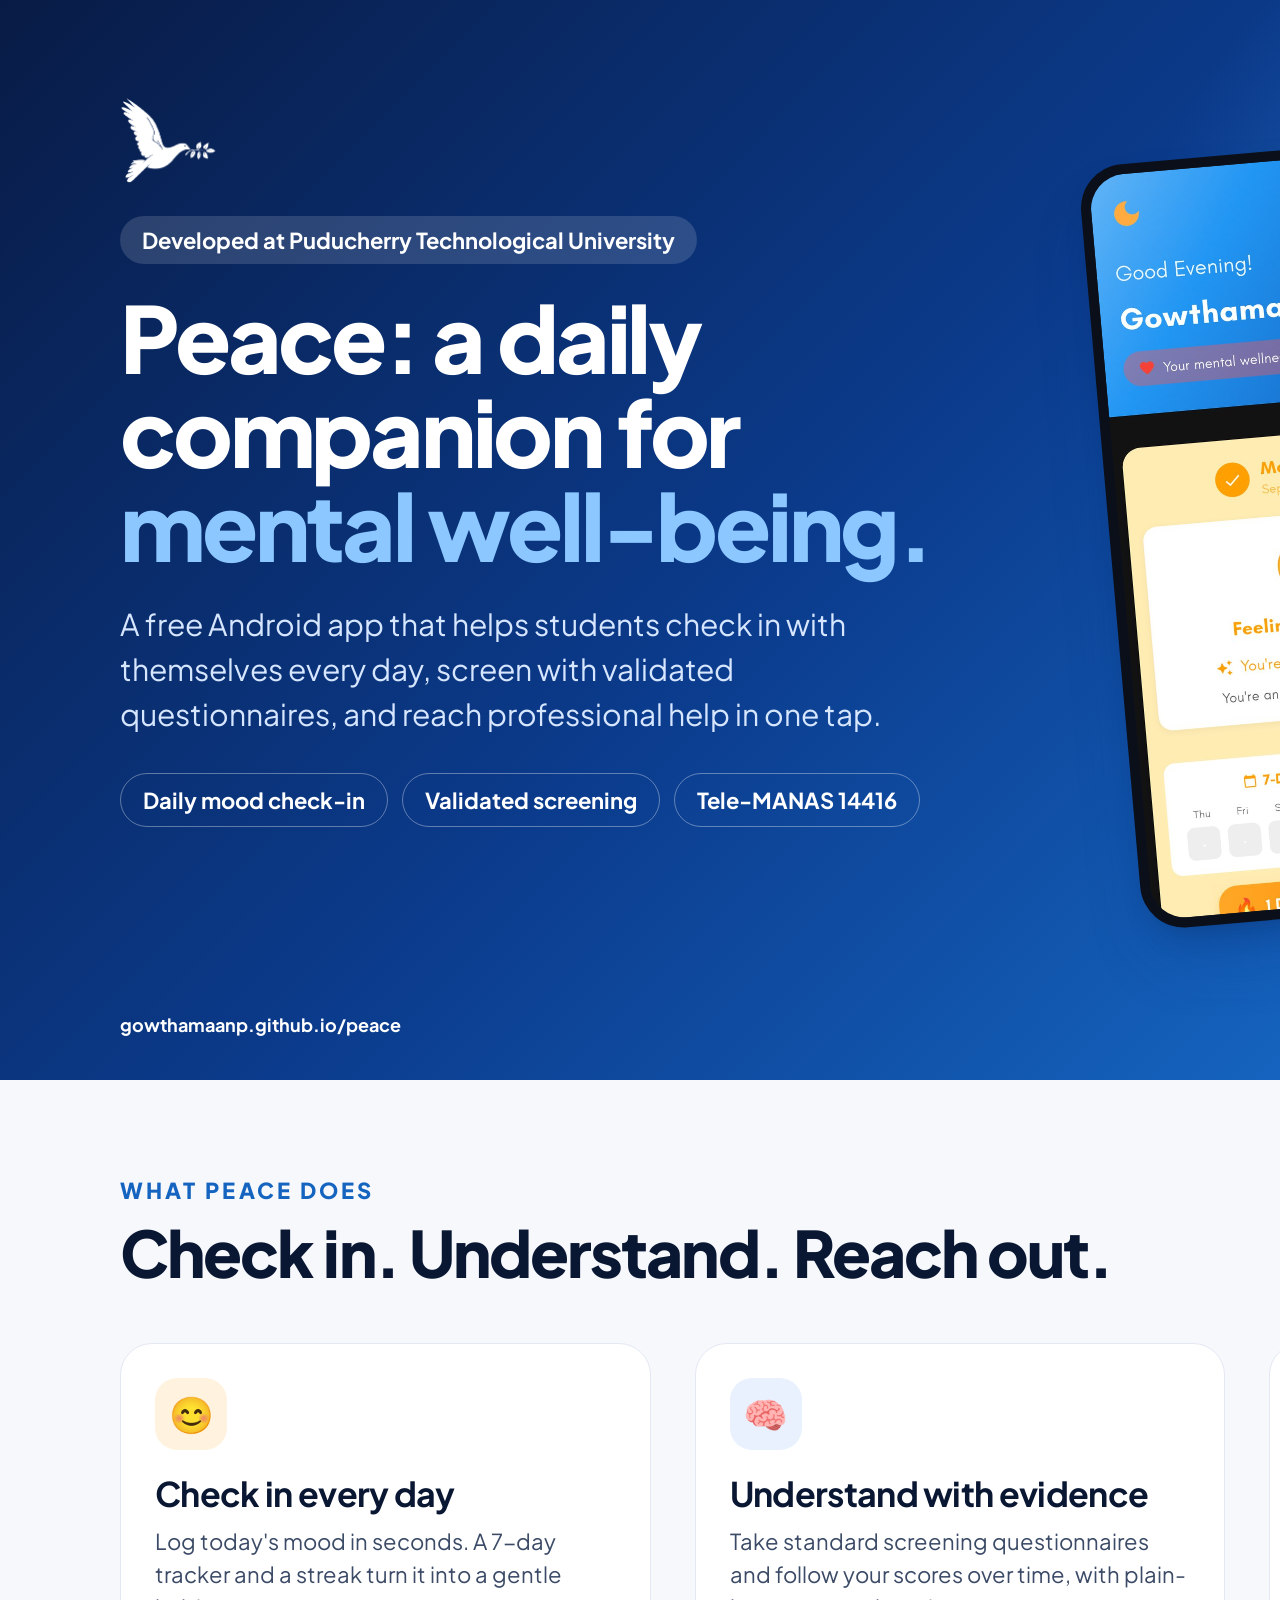
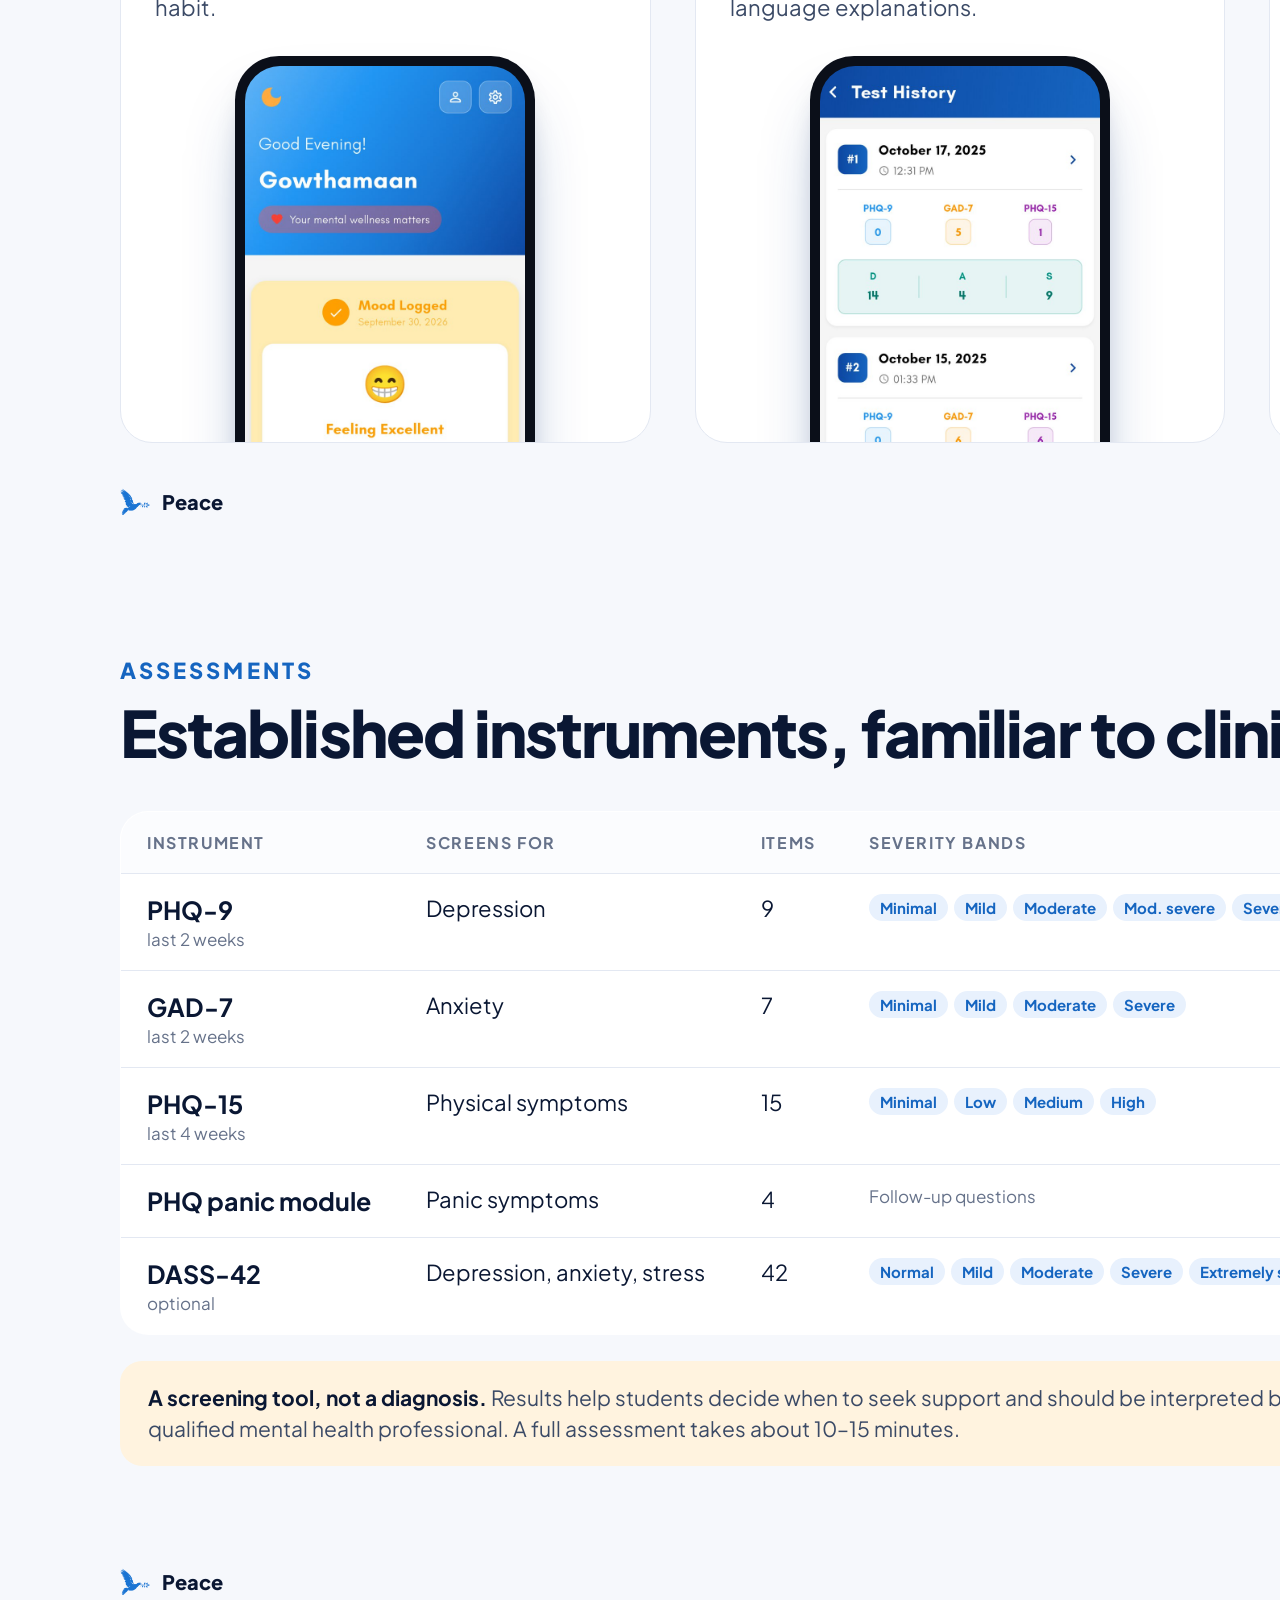
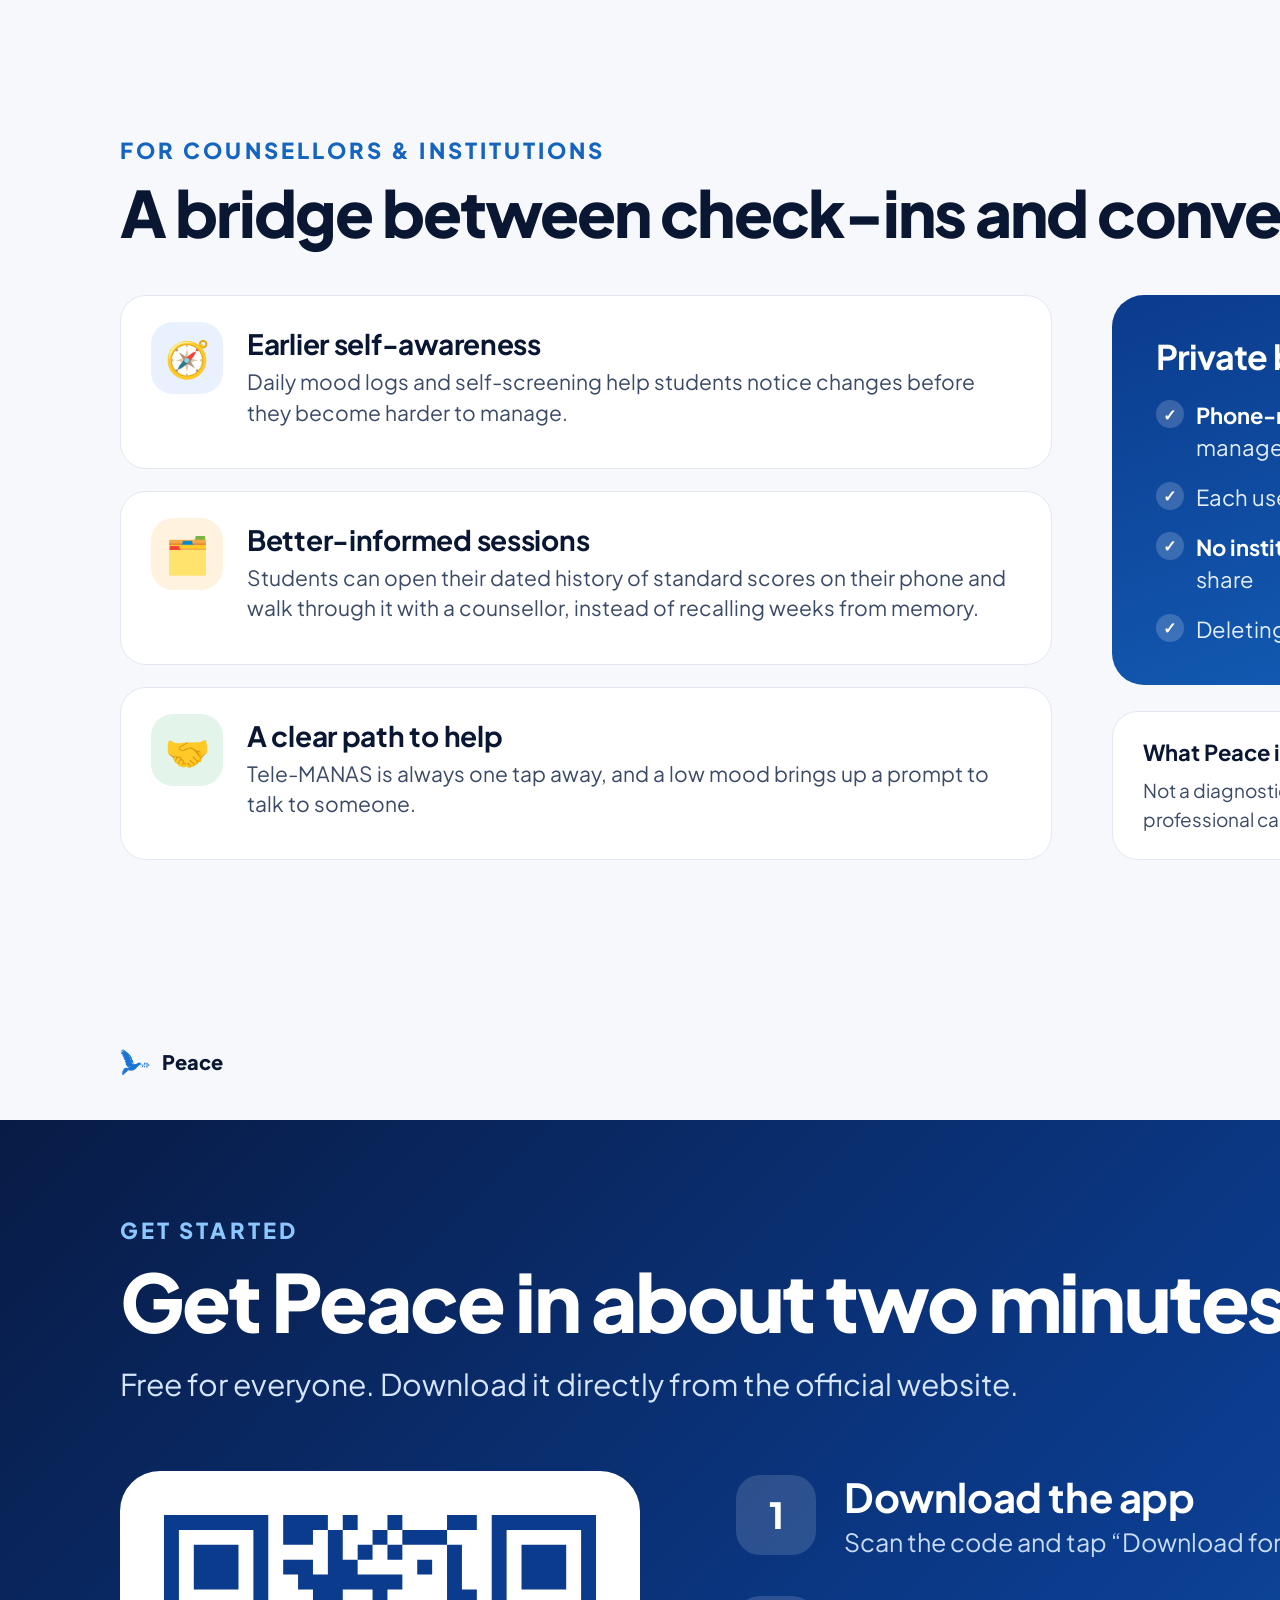
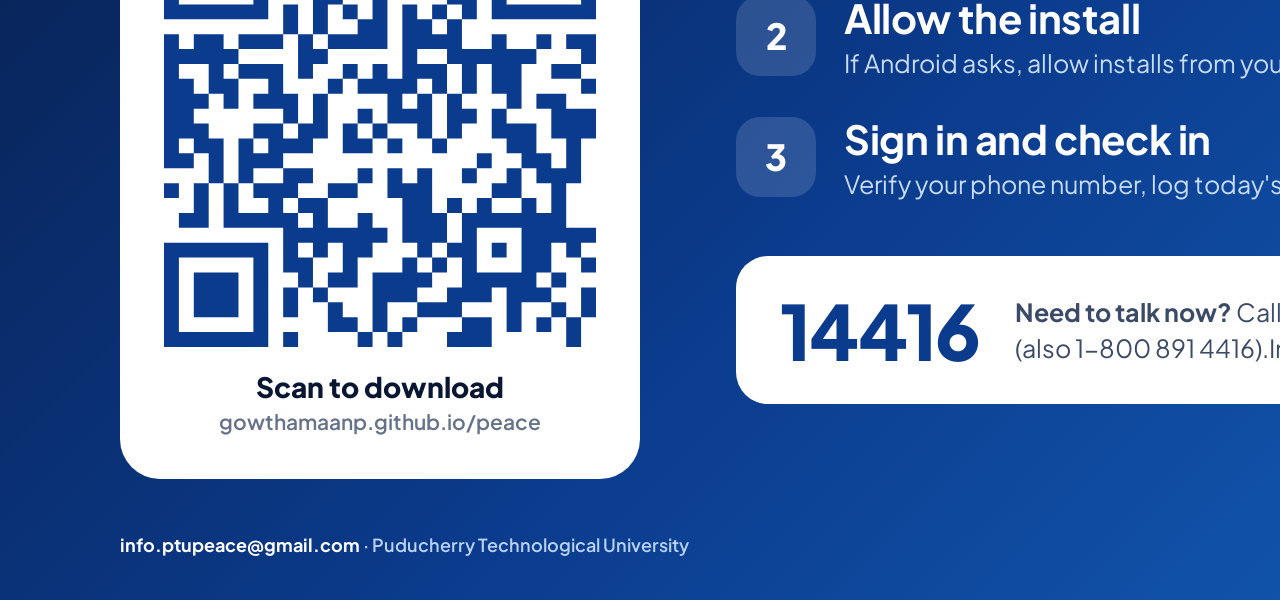
<file: brochure/brochure.html>
<!doctype html>
<html lang="en">
<head>
<meta charset="utf-8" />
<title>Peace — Brochure</title>
<link href="https://fonts.googleapis.com/css2?family=Plus+Jakarta+Sans:wght@400;500;600;700;800&display=swap" rel="stylesheet" />
<style>
  @page { size: 1920px 1080px; margin: 0; }
  :root {
    --ink: #0A1733; --ink-2: #3B4A66; --muted: #66728A; --line: #E3E8F2;
    --bg: #F6F8FC; --brand: #1565C0; --brand-2: #1E88E5; --deep: #0B3B8C;
    --sky: #E8F1FD; --amber: #FF9F1C; --amber-soft: #FFF3DF; --green-soft: #E3F4EA; --rose-soft: #FDE9E3;
  }
  * { box-sizing: border-box; }
  html, body { margin: 0; padding: 0; }
  body { font-family: "Plus Jakarta Sans", Arial, sans-serif; color: var(--ink); -webkit-print-color-adjust: exact; print-color-adjust: exact; }
  .slide {
    width: 1920px; height: 1080px; position: relative; overflow: hidden;
    page-break-after: always; break-after: page; background: var(--bg);
    padding: 96px 120px;
  }
  .slide:last-child { page-break-after: auto; break-after: auto; }
  .kicker { color: var(--brand); font-weight: 800; font-size: 22px; letter-spacing: .14em; text-transform: uppercase; }
  h1 { font-size: 104px; line-height: 1.02; letter-spacing: -.035em; margin: 0; font-weight: 800; }
  h2 { font-size: 64px; line-height: 1.08; letter-spacing: -.03em; margin: 14px 0 0; font-weight: 800; }
  p { margin: 0; }
  .lede { font-size: 30px; line-height: 1.5; color: var(--ink-2); }
  .phone {
    border-radius: 44px; padding: 10px; background: #0B0F19;
    box-shadow: 0 40px 70px -25px rgba(11,59,140,.45), 0 16px 30px -16px rgba(10,23,51,.35);
    aspect-ratio: 720 / 1452; overflow: hidden;
  }
  .phone img { width: 100%; height: 100%; object-fit: cover; object-position: top; border-radius: 35px; display: block; }
  .foot {
    position: absolute; left: 120px; right: 120px; bottom: 44px;
    display: flex; justify-content: space-between; color: var(--muted); font-size: 18px; font-weight: 600;
  }
  .brandmark { display: flex; align-items: center; gap: 12px; font-weight: 800; color: var(--ink); font-size: 20px; }
  .brandmark img { width: 30px; }
  .badge { width: 72px; height: 72px; border-radius: 22px; display: grid; place-items: center; font-size: 36px; }

  /* Slide 1: cover */
  .cover { background: linear-gradient(135deg, #081B45 0%, #0B3B8C 45%, #1565C0 80%, #1E88E5 100%); color: #fff; }
  .cover::before {
    content: ""; position: absolute; width: 1100px; height: 1100px; right: -260px; top: -200px; border-radius: 50%;
    background: radial-gradient(circle, rgba(86,180,255,.35), transparent 65%);
  }
  .cover .logo { width: 96px; display: block; filter: brightness(0) invert(1); }
  .cover h1 { font-size: 92px; }
  .cover .eyebrow { display: inline-block; margin-top: 30px; padding: 10px 22px; border-radius: 999px; background: rgba(255,255,255,.14); font-weight: 700; font-size: 22px; }
  .cover h1 { margin-top: 26px; max-width: 900px; }
  .cover h1 span { color: #8CC8FF; }
  .cover .lede { color: #D6E6FF; max-width: 820px; margin-top: 30px; }
  .cover .pills { display: flex; gap: 14px; margin-top: 36px; }
  .cover .pill { padding: 12px 22px; border-radius: 999px; border: 1.5px solid rgba(255,255,255,.35); font-weight: 700; font-size: 22px; }
  .cover .phones { position: absolute; right: 110px; top: 110px; width: 700px; height: 900px; }
  .cover .phones .phone { position: absolute; width: 380px; }
  .cover .p1 { left: 0; top: 40px; transform: rotate(-5deg); z-index: 2; }
  .cover .p2 { right: 0; top: 110px; transform: rotate(5deg); }
  .cover .foot { color: #B9D2F5; }
  .cover .foot b { color: #fff; }

  /* Slide 2: three pillars */
  .pillars { display: grid; grid-template-columns: repeat(3, 1fr); gap: 44px; margin-top: 56px; }
  .pillar { background: #fff; border: 1px solid var(--line); border-radius: 32px; padding: 34px 34px 0; height: 700px; overflow: hidden; position: relative; }
  .pillar h3 { font-size: 34px; margin: 22px 0 10px; letter-spacing: -.02em; }
  .pillar p { font-size: 22px; line-height: 1.5; color: var(--ink-2); }
  .pillar .phone { width: 300px; margin: 32px auto 0; }

  /* Slide 3: assessments */
  .assess-grid { display: grid; grid-template-columns: 1fr 360px; gap: 70px; margin-top: 44px; }
  table { width: 100%; border-collapse: collapse; background: #fff; border-radius: 28px; overflow: hidden; border: 1px solid var(--line); }
  th, td { text-align: left; padding: 20px 26px; border-bottom: 1px solid var(--line); vertical-align: top; font-size: 22px; }
  th { font-size: 16px; text-transform: uppercase; letter-spacing: .1em; color: var(--muted); background: #FBFCFE; }
  tr:last-child td { border-bottom: 0; }
  td b { font-size: 25px; }
  td small { display: block; color: var(--muted); font-size: 17px; margin-top: 2px; }
  .bands { display: flex; flex-wrap: wrap; gap: 6px; }
  .band { font-size: 15px; font-weight: 700; padding: 4px 11px; border-radius: 999px; background: var(--sky); color: var(--brand); }
  .note { margin-top: 26px; background: var(--amber-soft); border-radius: 22px; padding: 22px 28px; font-size: 21px; color: var(--ink-2); line-height: 1.45; }
  .note b { color: var(--ink); }
  .assess-grid .phone { width: 360px; }

  /* Slide 4: counsellors */
  .two { display: grid; grid-template-columns: 1.15fr .85fr; gap: 60px; margin-top: 48px; }
  .rows { display: grid; gap: 22px; }
  .row { display: grid; grid-template-columns: 72px 1fr; gap: 24px; align-items: start; background: #fff; border: 1px solid var(--line); border-radius: 26px; padding: 26px 30px; }
  .row h3 { margin: 4px 0 6px; font-size: 28px; letter-spacing: -.01em; }
  .row p { font-size: 21px; line-height: 1.45; color: var(--ink-2); }
  .privacy { background: linear-gradient(160deg, #0B3B8C, #1565C0); color: #fff; border-radius: 32px; padding: 40px 44px; }
  .privacy h3 { font-size: 34px; margin: 0 0 22px; letter-spacing: -.02em; }
  .privacy ul { list-style: none; padding: 0; margin: 0; display: grid; gap: 18px; }
  .privacy li { font-size: 22px; line-height: 1.45; padding-left: 40px; position: relative; color: #E3EEFF; }
  .privacy li::before { content: "✓"; position: absolute; left: 0; top: 0; width: 28px; height: 28px; border-radius: 50%; background: rgba(255,255,255,.18); display: grid; place-items: center; font-size: 16px; font-weight: 800; color: #fff; }
  .privacy li b { color: #fff; }
  .isnt { margin-top: 26px; background: #fff; border: 1px solid var(--line); border-radius: 26px; padding: 26px 30px; }
  .isnt h4 { margin: 0 0 10px; font-size: 22px; }
  .isnt p { font-size: 19px; line-height: 1.5; color: var(--ink-2); }

  /* Slide 5: get peace */
  .getit { background: linear-gradient(135deg, #081B45 0%, #0B3B8C 50%, #1565C0 100%); color: #fff; }
  .getit h2 { color: #fff; font-size: 80px; }
  .getit .lede { color: #D6E6FF; margin-top: 18px; max-width: 900px; }
  .get-grid { display: grid; grid-template-columns: 520px 1fr; gap: 96px; margin-top: 64px; align-items: start; }
  .qr { background: #fff; border-radius: 40px; padding: 44px; text-align: center; color: var(--ink); }
  .qr img { width: 100%; display: block; }
  .qr p { margin-top: 22px; font-weight: 800; font-size: 28px; }
  .qr small { display: block; color: var(--muted); font-weight: 600; font-size: 21px; margin-top: 4px; }
  .steps { display: grid; gap: 34px; }
  .step { display: grid; grid-template-columns: 80px 1fr; gap: 28px; align-items: center; }
  .step .n { width: 80px; height: 80px; border-radius: 24px; background: rgba(255,255,255,.14); display: grid; place-items: center; font-size: 36px; font-weight: 800; }
  .step h3 { margin: 0; font-size: 40px; letter-spacing: -.01em; }
  .step p { color: #C9DCF7; font-size: 25px; margin-top: 4px; }
  .helpline { margin-top: 56px; background: #fff; color: var(--ink); border-radius: 32px; padding: 36px 44px; display: flex; align-items: center; gap: 36px; }
  .helpline .big { font-size: 76px; font-weight: 800; color: var(--deep); letter-spacing: -.02em; line-height: 1; }
  .helpline p { font-size: 25px; color: var(--ink-2); line-height: 1.45; }
  .getit .foot { color: #B9D2F5; }
  .getit .foot b { color: #fff; }
</style>
</head>
<body>

<!-- 1. Cover -->
<section class="slide cover">
  <img class="logo" src="../docs/logo.png" alt="" />
  <div class="eyebrow">Developed at Puducherry Technological University</div>
  <h1>Peace: a daily companion for <span>mental well-being.</span></h1>
  <p class="lede">A free Android app that helps students check in with themselves every day, screen with validated questionnaires, and reach professional help in one tap.</p>
  <div class="pills">
    <span class="pill">Daily mood check-in</span>
    <span class="pill">Validated screening</span>
    <span class="pill">Tele-MANAS 14416</span>
  </div>
  <div class="phones">
    <div class="phone p1"><img src="../docs/screens/home.jpg" alt="" /></div>
    <div class="phone p2"><img src="../docs/screens/progress-light.jpg" alt="" /></div>
  </div>
  <div class="foot"><span><b>gowthamaanp.github.io/peace</b></span><span>01 / 05</span></div>
</section>

<!-- 2. What it does -->
<section class="slide">
  <div class="kicker">What Peace does</div>
  <h2>Check in. Understand. Reach out.</h2>
  <div class="pillars">
    <div class="pillar">
      <div class="badge" style="background:var(--amber-soft)">😊</div>
      <h3>Check in every day</h3>
      <p>Log today's mood in seconds. A 7-day tracker and a streak turn it into a gentle habit.</p>
      <div class="phone"><img src="../docs/screens/home-light.jpg" alt="" /></div>
    </div>
    <div class="pillar">
      <div class="badge" style="background:var(--sky)">🧠</div>
      <h3>Understand with evidence</h3>
      <p>Take standard screening questionnaires and follow your scores over time, with plain-language explanations.</p>
      <div class="phone"><img src="../docs/screens/history-light.jpg" alt="" /></div>
    </div>
    <div class="pillar">
      <div class="badge" style="background:var(--green-soft)">📞</div>
      <h3>Reach out, one tap</h3>
      <p>Tele-MANAS, India's free national tele-mental-health service, is built into the home screen. A low mood brings up a prompt to talk to someone.</p>
      <div class="phone"><img src="../docs/screens/helpline-light.jpg" alt="" /></div>
    </div>
  </div>
  <div class="foot"><span class="brandmark"><img src="../docs/logo.png" alt="" />Peace</span><span>02 / 05</span></div>
</section>

<!-- 3. Assessments -->
<section class="slide">
  <div class="kicker">Assessments</div>
  <h2>Established instruments, familiar to clinicians.</h2>
  <div class="assess-grid">
    <div>
      <table>
        <thead><tr><th>Instrument</th><th>Screens for</th><th>Items</th><th>Severity bands</th></tr></thead>
        <tbody>
          <tr><td><b>PHQ-9</b><small>last 2 weeks</small></td><td>Depression</td><td>9</td>
            <td><div class="bands"><span class="band">Minimal</span><span class="band">Mild</span><span class="band">Moderate</span><span class="band">Mod. severe</span><span class="band">Severe</span></div></td></tr>
          <tr><td><b>GAD-7</b><small>last 2 weeks</small></td><td>Anxiety</td><td>7</td>
            <td><div class="bands"><span class="band">Minimal</span><span class="band">Mild</span><span class="band">Moderate</span><span class="band">Severe</span></div></td></tr>
          <tr><td><b>PHQ-15</b><small>last 4 weeks</small></td><td>Physical symptoms</td><td>15</td>
            <td><div class="bands"><span class="band">Minimal</span><span class="band">Low</span><span class="band">Medium</span><span class="band">High</span></div></td></tr>
          <tr><td><b>PHQ panic module</b></td><td>Panic symptoms</td><td>4</td><td><small style="margin:0">Follow-up questions</small></td></tr>
          <tr><td><b>DASS-42</b><small>optional</small></td><td>Depression, anxiety, stress</td><td>42</td>
            <td><div class="bands"><span class="band">Normal</span><span class="band">Mild</span><span class="band">Moderate</span><span class="band">Severe</span><span class="band">Extremely severe</span></div></td></tr>
        </tbody>
      </table>
      <div class="note"><b>A screening tool, not a diagnosis.</b> Results help students decide when to seek support and should be interpreted by a qualified mental health professional. A full assessment takes about 10–15 minutes.</div>
    </div>
    <div class="phone"><img src="../docs/screens/question.jpg" alt="" /></div>
  </div>
  <div class="foot"><span class="brandmark"><img src="../docs/logo.png" alt="" />Peace</span><span>03 / 05</span></div>
</section>

<!-- 4. For counsellors -->
<section class="slide">
  <div class="kicker">For counsellors &amp; institutions</div>
  <h2>A bridge between check-ins and conversations.</h2>
  <div class="two">
    <div class="rows">
      <div class="row"><div class="badge" style="background:var(--sky)">🧭</div><div><h3>Earlier self-awareness</h3><p>Daily mood logs and self-screening help students notice changes before they become harder to manage.</p></div></div>
      <div class="row"><div class="badge" style="background:var(--amber-soft)">🗂️</div><div><h3>Better-informed sessions</h3><p>Students can open their dated history of standard scores on their phone and walk through it with a counsellor, instead of recalling weeks from memory.</p></div></div>
      <div class="row"><div class="badge" style="background:var(--green-soft)">🤝</div><div><h3>A clear path to help</h3><p>Tele-MANAS is always one tap away, and a low mood brings up a prompt to talk to someone.</p></div></div>
    </div>
    <div>
      <div class="privacy">
        <h3>Private by design</h3>
        <ul>
          <li><b>Phone-number sign-in</b>, with no passwords to manage</li>
          <li>Each user's data is locked to <b>their own account</b></li>
          <li><b>No institutional dashboard.</b> Students choose what to share</li>
          <li>Deleting an account <b>removes all of that user's data</b></li>
        </ul>
      </div>
      <div class="isnt">
        <h4>What Peace is not</h4>
        <p>Not a diagnostic tool, not a crisis service, and not a replacement for professional care.</p>
      </div>
    </div>
  </div>
  <div class="foot"><span class="brandmark"><img src="../docs/logo.png" alt="" />Peace</span><span>04 / 05</span></div>
</section>

<!-- 5. Get Peace -->
<section class="slide getit">
  <div class="kicker" style="color:#8CC8FF">Get started</div>
  <h2>Get Peace in about two minutes.</h2>
  <p class="lede">Free for everyone. Download it directly from the official website.</p>
  <div class="get-grid">
    <div class="qr">
      <img src="qr.svg" alt="QR code for gowthamaanp.github.io/peace" />
      <p>Scan to download</p>
      <small>gowthamaanp.github.io/peace</small>
    </div>
    <div>
      <div class="steps">
        <div class="step"><div class="n">1</div><div><h3>Download the app</h3><p>Scan the code and tap “Download for Android”.</p></div></div>
        <div class="step"><div class="n">2</div><div><h3>Allow the install</h3><p>If Android asks, allow installs from your browser for this one time.</p></div></div>
        <div class="step"><div class="n">3</div><div><h3>Sign in and check in</h3><p>Verify your phone number, log today's mood, and take an assessment when ready.</p></div></div>
      </div>
      <div class="helpline">
        <div class="big">14416</div>
        <p><b>Need to talk now?</b> Call Tele-MANAS, free and toll-free<br />(also <span style="white-space:nowrap">1-800 891 4416</span>).In an emergency, call 112.</p>
      </div>
    </div>
  </div>
  <div class="foot"><span><b>info.ptupeace@gmail.com</b> · Puducherry Technological University</span><span>05 / 05</span></div>
</section>

</body>
</html>
</file>
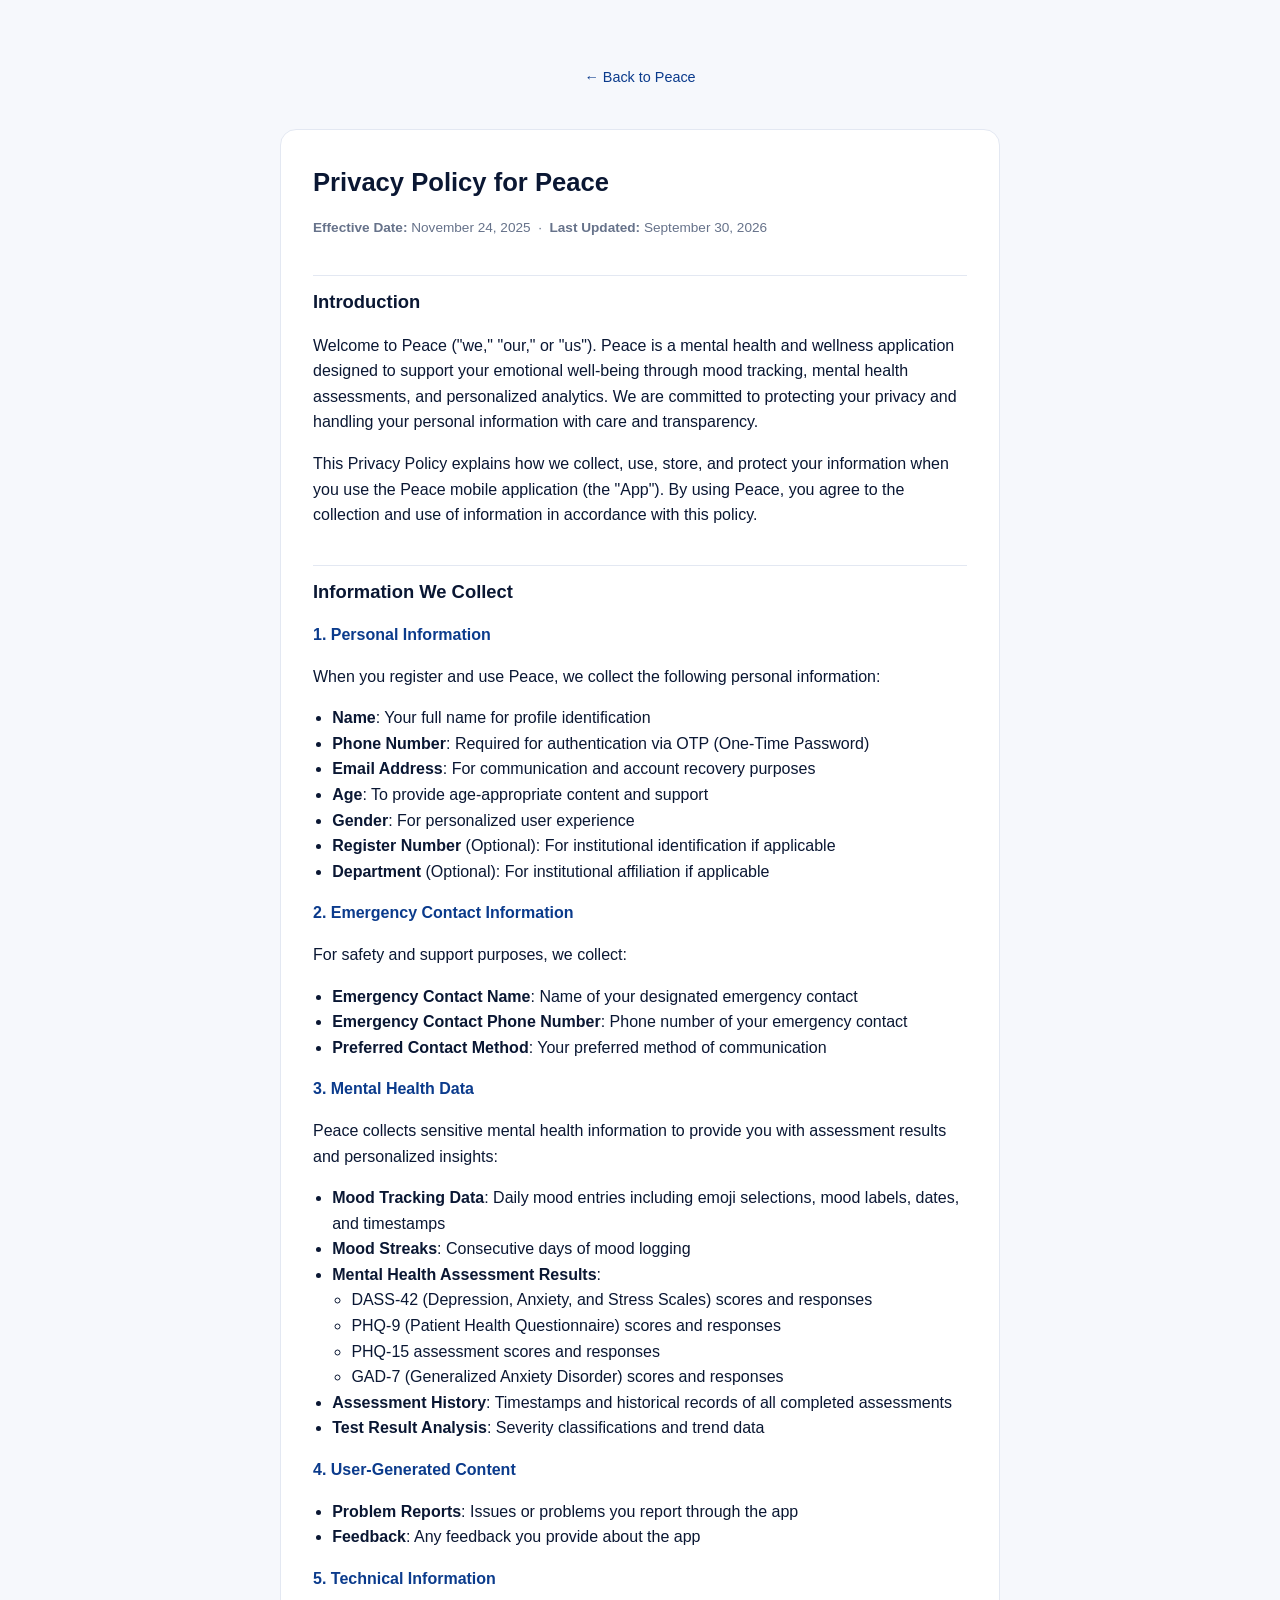
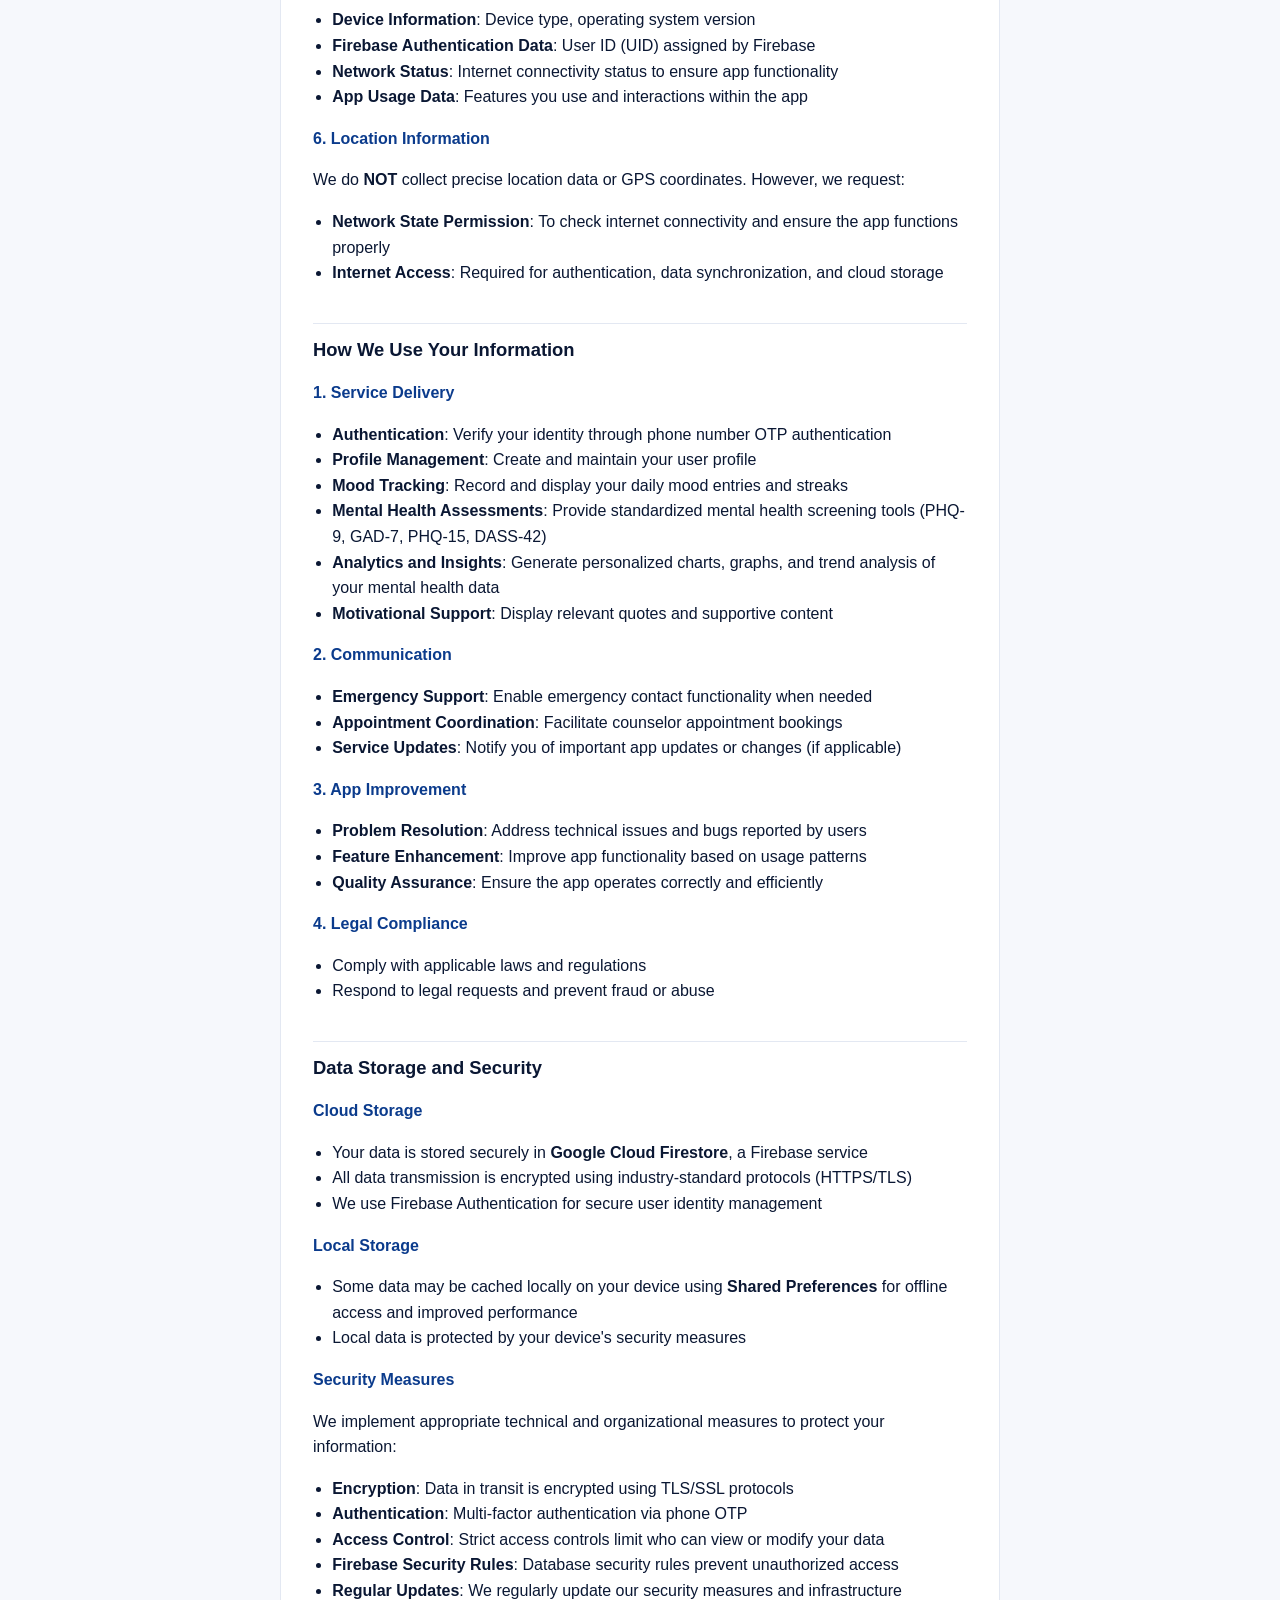
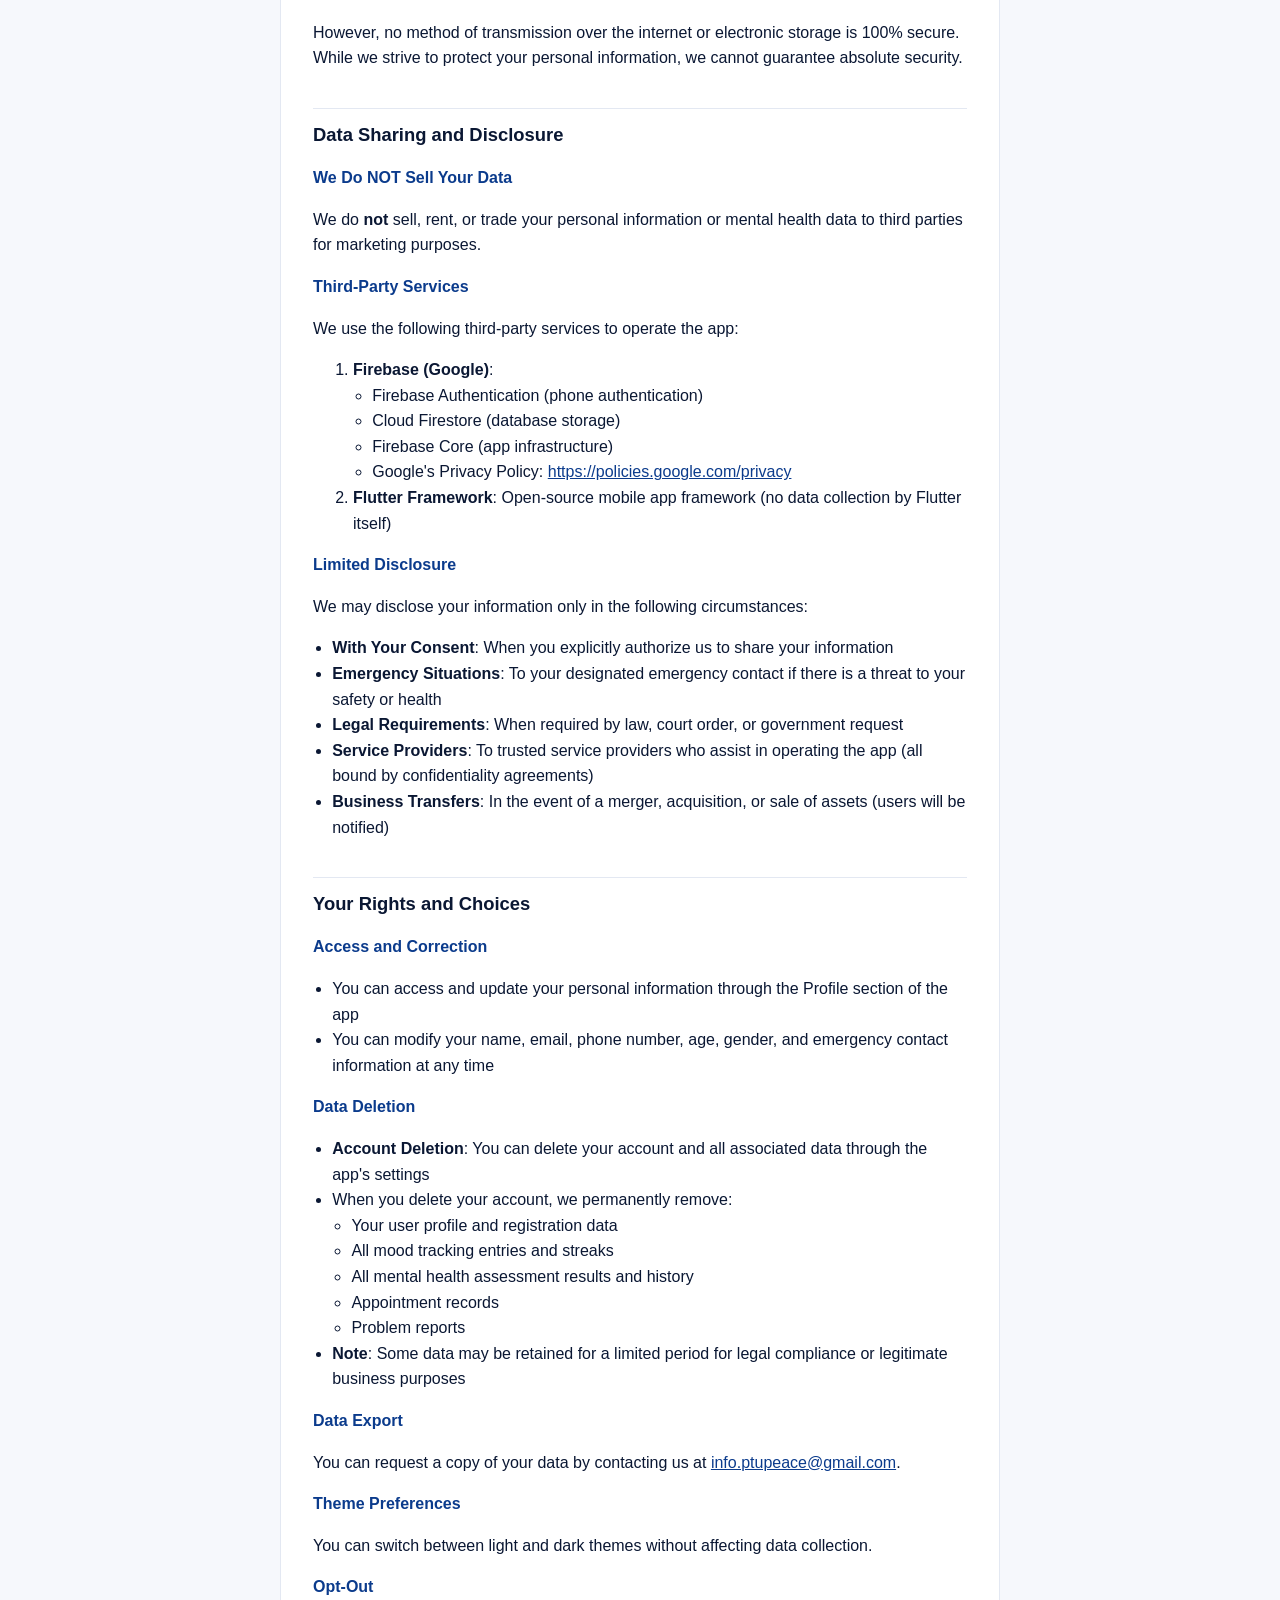
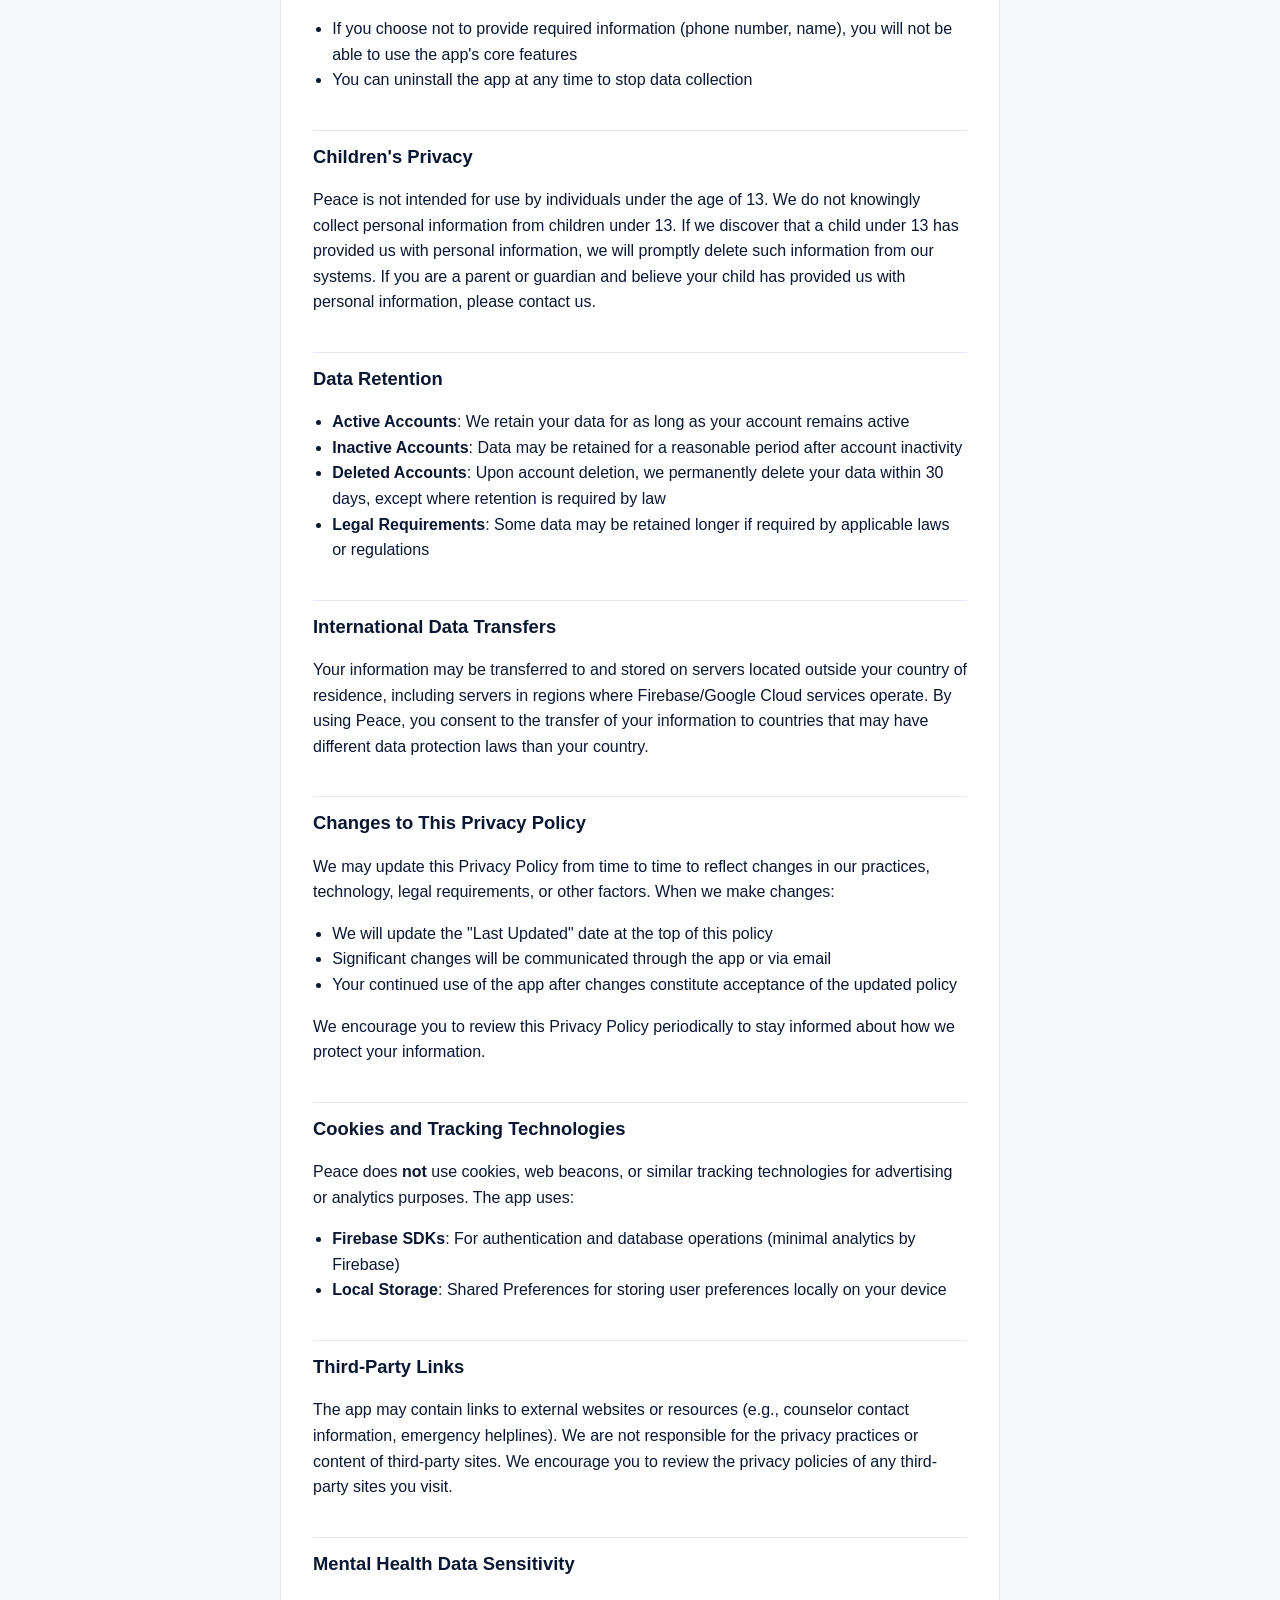
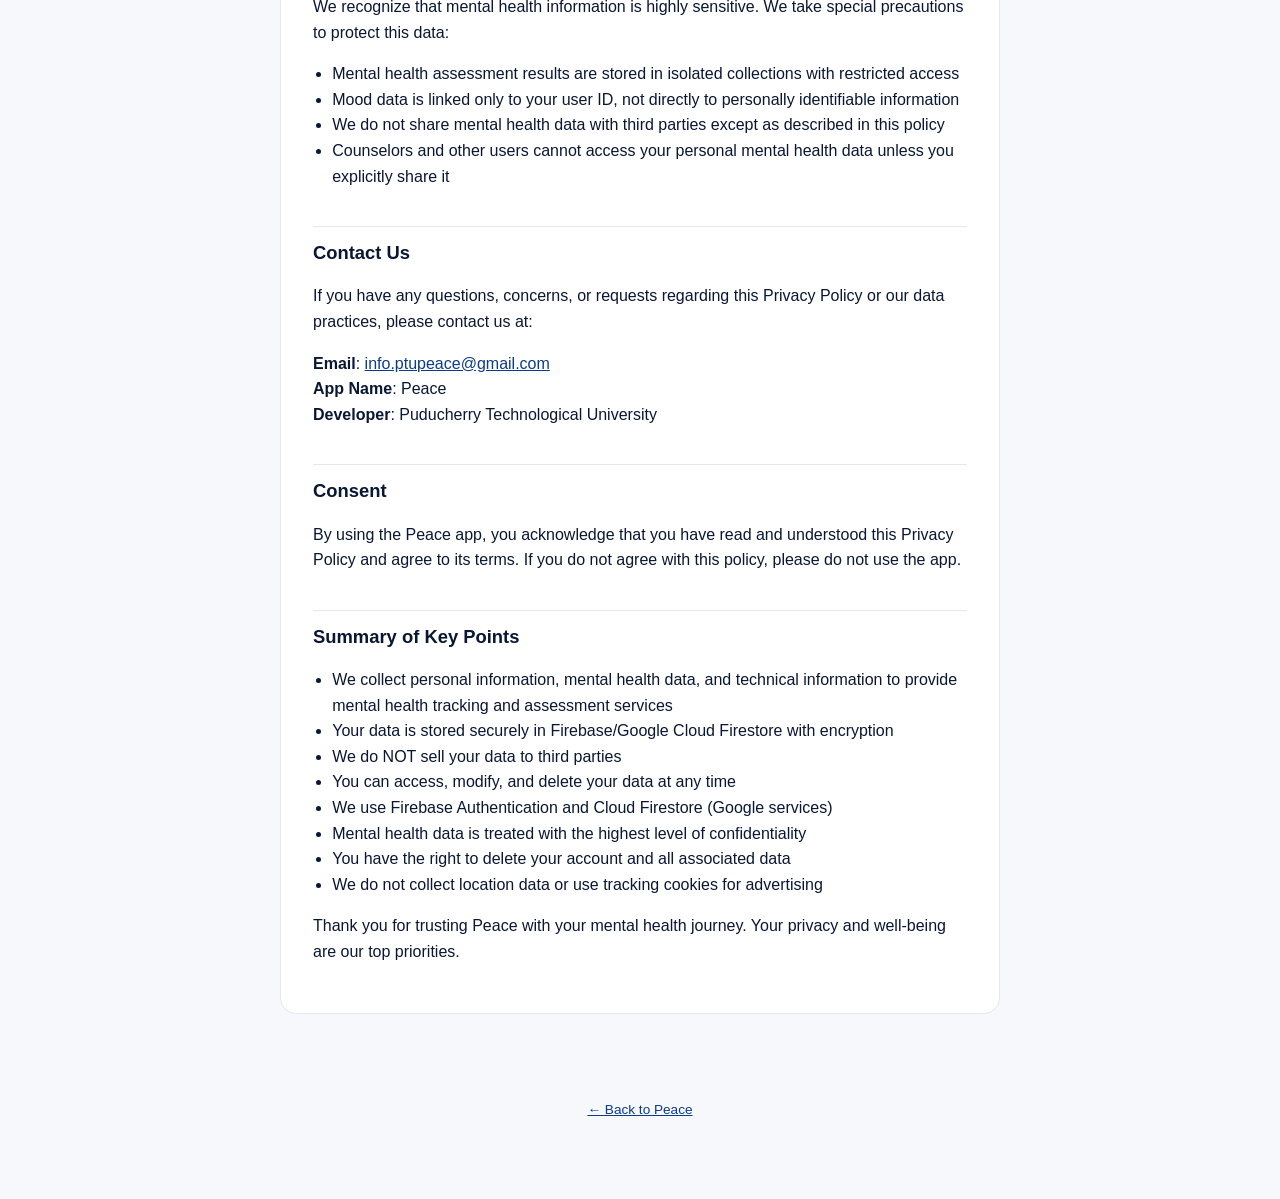
<file: docs/privacy-policy.html>
<!doctype html>
<html lang="en">
<head>
  <meta charset="utf-8" />
  <meta name="viewport" content="width=device-width, initial-scale=1, viewport-fit=cover" />
  <title>Privacy Policy — Peace</title>
  <link rel="icon" href="logo.png" />
  <link rel="stylesheet" href="style.css" />
</head>
<body>
  <div class="wrap">
    <header class="hero" style="padding-bottom:0">
      <a class="back-link" href="index.html">&larr; Back to Peace</a>
    </header>

    <div class="doc">
      <h1>Privacy Policy for Peace</h1>
      <p class="meta"><strong>Effective Date:</strong> November 24, 2025 &nbsp;&middot;&nbsp; <strong>Last Updated:</strong> September 30, 2026</p>

      <h2>Introduction</h2>
      <p>Welcome to Peace ("we," "our," or "us"). Peace is a mental health and wellness application designed to support your emotional well-being through mood tracking, mental health assessments, and personalized analytics. We are committed to protecting your privacy and handling your personal information with care and transparency.</p>
      <p>This Privacy Policy explains how we collect, use, store, and protect your information when you use the Peace mobile application (the "App"). By using Peace, you agree to the collection and use of information in accordance with this policy.</p>

      <h2>Information We Collect</h2>

      <h3>1. Personal Information</h3>
      <p>When you register and use Peace, we collect the following personal information:</p>
      <ul>
        <li><strong>Name</strong>: Your full name for profile identification</li>
        <li><strong>Phone Number</strong>: Required for authentication via OTP (One-Time Password)</li>
        <li><strong>Email Address</strong>: For communication and account recovery purposes</li>
        <li><strong>Age</strong>: To provide age-appropriate content and support</li>
        <li><strong>Gender</strong>: For personalized user experience</li>
        <li><strong>Register Number</strong> (Optional): For institutional identification if applicable</li>
        <li><strong>Department</strong> (Optional): For institutional affiliation if applicable</li>
      </ul>

      <h3>2. Emergency Contact Information</h3>
      <p>For safety and support purposes, we collect:</p>
      <ul>
        <li><strong>Emergency Contact Name</strong>: Name of your designated emergency contact</li>
        <li><strong>Emergency Contact Phone Number</strong>: Phone number of your emergency contact</li>
        <li><strong>Preferred Contact Method</strong>: Your preferred method of communication</li>
      </ul>

      <h3>3. Mental Health Data</h3>
      <p>Peace collects sensitive mental health information to provide you with assessment results and personalized insights:</p>
      <ul>
        <li><strong>Mood Tracking Data</strong>: Daily mood entries including emoji selections, mood labels, dates, and timestamps</li>
        <li><strong>Mood Streaks</strong>: Consecutive days of mood logging</li>
        <li><strong>Mental Health Assessment Results</strong>:
          <ul>
            <li>DASS-42 (Depression, Anxiety, and Stress Scales) scores and responses</li>
            <li>PHQ-9 (Patient Health Questionnaire) scores and responses</li>
            <li>PHQ-15 assessment scores and responses</li>
            <li>GAD-7 (Generalized Anxiety Disorder) scores and responses</li>
          </ul>
        </li>
        <li><strong>Assessment History</strong>: Timestamps and historical records of all completed assessments</li>
        <li><strong>Test Result Analysis</strong>: Severity classifications and trend data</li>
      </ul>

      <h3>4. User-Generated Content</h3>
      <ul>
        <li><strong>Problem Reports</strong>: Issues or problems you report through the app</li>
        <li><strong>Feedback</strong>: Any feedback you provide about the app</li>
      </ul>

      <h3>5. Technical Information</h3>
      <ul>
        <li><strong>Device Information</strong>: Device type, operating system version</li>
        <li><strong>Firebase Authentication Data</strong>: User ID (UID) assigned by Firebase</li>
        <li><strong>Network Status</strong>: Internet connectivity status to ensure app functionality</li>
        <li><strong>App Usage Data</strong>: Features you use and interactions within the app</li>
      </ul>

      <h3>6. Location Information</h3>
      <p>We do <strong>NOT</strong> collect precise location data or GPS coordinates. However, we request:</p>
      <ul>
        <li><strong>Network State Permission</strong>: To check internet connectivity and ensure the app functions properly</li>
        <li><strong>Internet Access</strong>: Required for authentication, data synchronization, and cloud storage</li>
      </ul>

      <h2>How We Use Your Information</h2>

      <h3>1. Service Delivery</h3>
      <ul>
        <li><strong>Authentication</strong>: Verify your identity through phone number OTP authentication</li>
        <li><strong>Profile Management</strong>: Create and maintain your user profile</li>
        <li><strong>Mood Tracking</strong>: Record and display your daily mood entries and streaks</li>
        <li><strong>Mental Health Assessments</strong>: Provide standardized mental health screening tools (PHQ-9, GAD-7, PHQ-15, DASS-42)</li>
        <li><strong>Analytics and Insights</strong>: Generate personalized charts, graphs, and trend analysis of your mental health data</li>
        <li><strong>Motivational Support</strong>: Display relevant quotes and supportive content</li>
      </ul>

      <h3>2. Communication</h3>
      <ul>
        <li><strong>Emergency Support</strong>: Enable emergency contact functionality when needed</li>
        <li><strong>Appointment Coordination</strong>: Facilitate counselor appointment bookings</li>
        <li><strong>Service Updates</strong>: Notify you of important app updates or changes (if applicable)</li>
      </ul>

      <h3>3. App Improvement</h3>
      <ul>
        <li><strong>Problem Resolution</strong>: Address technical issues and bugs reported by users</li>
        <li><strong>Feature Enhancement</strong>: Improve app functionality based on usage patterns</li>
        <li><strong>Quality Assurance</strong>: Ensure the app operates correctly and efficiently</li>
      </ul>

      <h3>4. Legal Compliance</h3>
      <ul>
        <li>Comply with applicable laws and regulations</li>
        <li>Respond to legal requests and prevent fraud or abuse</li>
      </ul>

      <h2>Data Storage and Security</h2>

      <h3>Cloud Storage</h3>
      <ul>
        <li>Your data is stored securely in <strong>Google Cloud Firestore</strong>, a Firebase service</li>
        <li>All data transmission is encrypted using industry-standard protocols (HTTPS/TLS)</li>
        <li>We use Firebase Authentication for secure user identity management</li>
      </ul>

      <h3>Local Storage</h3>
      <ul>
        <li>Some data may be cached locally on your device using <strong>Shared Preferences</strong> for offline access and improved performance</li>
        <li>Local data is protected by your device's security measures</li>
      </ul>

      <h3>Security Measures</h3>
      <p>We implement appropriate technical and organizational measures to protect your information:</p>
      <ul>
        <li><strong>Encryption</strong>: Data in transit is encrypted using TLS/SSL protocols</li>
        <li><strong>Authentication</strong>: Multi-factor authentication via phone OTP</li>
        <li><strong>Access Control</strong>: Strict access controls limit who can view or modify your data</li>
        <li><strong>Firebase Security Rules</strong>: Database security rules prevent unauthorized access</li>
        <li><strong>Regular Updates</strong>: We regularly update our security measures and infrastructure</li>
      </ul>
      <p>However, no method of transmission over the internet or electronic storage is 100% secure. While we strive to protect your personal information, we cannot guarantee absolute security.</p>

      <h2>Data Sharing and Disclosure</h2>

      <h3>We Do NOT Sell Your Data</h3>
      <p>We do <strong>not</strong> sell, rent, or trade your personal information or mental health data to third parties for marketing purposes.</p>

      <h3>Third-Party Services</h3>
      <p>We use the following third-party services to operate the app:</p>
      <ol>
        <li>
          <strong>Firebase (Google)</strong>:
          <ul>
            <li>Firebase Authentication (phone authentication)</li>
            <li>Cloud Firestore (database storage)</li>
            <li>Firebase Core (app infrastructure)</li>
            <li>Google's Privacy Policy: <a href="https://policies.google.com/privacy">https://policies.google.com/privacy</a></li>
          </ul>
        </li>
        <li><strong>Flutter Framework</strong>: Open-source mobile app framework (no data collection by Flutter itself)</li>
      </ol>

      <h3>Limited Disclosure</h3>
      <p>We may disclose your information only in the following circumstances:</p>
      <ul>
        <li><strong>With Your Consent</strong>: When you explicitly authorize us to share your information</li>
        <li><strong>Emergency Situations</strong>: To your designated emergency contact if there is a threat to your safety or health</li>
        <li><strong>Legal Requirements</strong>: When required by law, court order, or government request</li>
        <li><strong>Service Providers</strong>: To trusted service providers who assist in operating the app (all bound by confidentiality agreements)</li>
        <li><strong>Business Transfers</strong>: In the event of a merger, acquisition, or sale of assets (users will be notified)</li>
      </ul>

      <h2>Your Rights and Choices</h2>

      <h3>Access and Correction</h3>
      <ul>
        <li>You can access and update your personal information through the Profile section of the app</li>
        <li>You can modify your name, email, phone number, age, gender, and emergency contact information at any time</li>
      </ul>

      <h3>Data Deletion</h3>
      <ul>
        <li><strong>Account Deletion</strong>: You can delete your account and all associated data through the app's settings</li>
        <li>When you delete your account, we permanently remove:
          <ul>
            <li>Your user profile and registration data</li>
            <li>All mood tracking entries and streaks</li>
            <li>All mental health assessment results and history</li>
            <li>Appointment records</li>
            <li>Problem reports</li>
          </ul>
        </li>
        <li><strong>Note</strong>: Some data may be retained for a limited period for legal compliance or legitimate business purposes</li>
      </ul>

      <h3>Data Export</h3>
      <p>You can request a copy of your data by contacting us at <a href="mailto:info.ptupeace@gmail.com">info.ptupeace@gmail.com</a>.</p>

      <h3>Theme Preferences</h3>
      <p>You can switch between light and dark themes without affecting data collection.</p>

      <h3>Opt-Out</h3>
      <ul>
        <li>If you choose not to provide required information (phone number, name), you will not be able to use the app's core features</li>
        <li>You can uninstall the app at any time to stop data collection</li>
      </ul>

      <h2>Children's Privacy</h2>
      <p>Peace is not intended for use by individuals under the age of 13. We do not knowingly collect personal information from children under 13. If we discover that a child under 13 has provided us with personal information, we will promptly delete such information from our systems. If you are a parent or guardian and believe your child has provided us with personal information, please contact us.</p>

      <h2>Data Retention</h2>
      <ul>
        <li><strong>Active Accounts</strong>: We retain your data for as long as your account remains active</li>
        <li><strong>Inactive Accounts</strong>: Data may be retained for a reasonable period after account inactivity</li>
        <li><strong>Deleted Accounts</strong>: Upon account deletion, we permanently delete your data within 30 days, except where retention is required by law</li>
        <li><strong>Legal Requirements</strong>: Some data may be retained longer if required by applicable laws or regulations</li>
      </ul>

      <h2>International Data Transfers</h2>
      <p>Your information may be transferred to and stored on servers located outside your country of residence, including servers in regions where Firebase/Google Cloud services operate. By using Peace, you consent to the transfer of your information to countries that may have different data protection laws than your country.</p>

      <h2>Changes to This Privacy Policy</h2>
      <p>We may update this Privacy Policy from time to time to reflect changes in our practices, technology, legal requirements, or other factors. When we make changes:</p>
      <ul>
        <li>We will update the "Last Updated" date at the top of this policy</li>
        <li>Significant changes will be communicated through the app or via email</li>
        <li>Your continued use of the app after changes constitute acceptance of the updated policy</li>
      </ul>
      <p>We encourage you to review this Privacy Policy periodically to stay informed about how we protect your information.</p>

      <h2>Cookies and Tracking Technologies</h2>
      <p>Peace does <strong>not</strong> use cookies, web beacons, or similar tracking technologies for advertising or analytics purposes. The app uses:</p>
      <ul>
        <li><strong>Firebase SDKs</strong>: For authentication and database operations (minimal analytics by Firebase)</li>
        <li><strong>Local Storage</strong>: Shared Preferences for storing user preferences locally on your device</li>
      </ul>

      <h2>Third-Party Links</h2>
      <p>The app may contain links to external websites or resources (e.g., counselor contact information, emergency helplines). We are not responsible for the privacy practices or content of third-party sites. We encourage you to review the privacy policies of any third-party sites you visit.</p>

      <h2>Mental Health Data Sensitivity</h2>
      <p>We recognize that mental health information is highly sensitive. We take special precautions to protect this data:</p>
      <ul>
        <li>Mental health assessment results are stored in isolated collections with restricted access</li>
        <li>Mood data is linked only to your user ID, not directly to personally identifiable information</li>
        <li>We do not share mental health data with third parties except as described in this policy</li>
        <li>Counselors and other users cannot access your personal mental health data unless you explicitly share it</li>
      </ul>

      <h2>Contact Us</h2>
      <p>If you have any questions, concerns, or requests regarding this Privacy Policy or our data practices, please contact us at:</p>
      <p>
        <strong>Email</strong>: <a href="mailto:info.ptupeace@gmail.com">info.ptupeace@gmail.com</a><br />
        <strong>App Name</strong>: Peace<br />
        <strong>Developer</strong>: Puducherry Technological University
      </p>

      <h2>Consent</h2>
      <p>By using the Peace app, you acknowledge that you have read and understood this Privacy Policy and agree to its terms. If you do not agree with this policy, please do not use the app.</p>

      <h2>Summary of Key Points</h2>
      <ul>
        <li>We collect personal information, mental health data, and technical information to provide mental health tracking and assessment services</li>
        <li>Your data is stored securely in Firebase/Google Cloud Firestore with encryption</li>
        <li>We do NOT sell your data to third parties</li>
        <li>You can access, modify, and delete your data at any time</li>
        <li>We use Firebase Authentication and Cloud Firestore (Google services)</li>
        <li>Mental health data is treated with the highest level of confidentiality</li>
        <li>You have the right to delete your account and all associated data</li>
        <li>We do not collect location data or use tracking cookies for advertising</li>
      </ul>

      <p>Thank you for trusting Peace with your mental health journey. Your privacy and well-being are our top priorities.</p>
    </div>

    <footer>
      <p><a href="index.html">&larr; Back to Peace</a></p>
    </footer>
  </div>
</body>
</html>
</file>
<file: docs/style.css>
:root {
  --bg: #F6F8FC;
  --surface: #ffffff;
  --text: #0A1733;
  --text-muted: #66728A;
  --border: #E3E8F2;
  --brand: #1565C0;
  --brand-dark: #0B3B8C;
  --brand-tint: #E8F1FD;
  color-scheme: light;
}

@media (prefers-color-scheme: dark) {
  :root {
    --bg: #070D1C;
    --surface: #0F1830;
    --text: #EAF0FB;
    --text-muted: #8E9AB3;
    --border: #1D2946;
    --brand: #4A9BF0;
    --brand-dark: #8CC2FA;
    --brand-tint: #10213F;
    color-scheme: dark;
  }
}

* {
  box-sizing: border-box;
}

body {
  margin: 0;
  background: var(--bg);
  color: var(--text);
  font-family: -apple-system, BlinkMacSystemFont, "Segoe UI", Roboto, Helvetica, Arial, sans-serif;
  line-height: 1.6;
}

.wrap {
  max-width: 760px;
  margin: 0 auto;
  padding: 0 20px;
}

header.hero {
  padding: 64px 0 40px;
  text-align: center;
}

.logo {
  width: 84px;
  height: 84px;
  border-radius: 22px;
  object-fit: cover;
  box-shadow: 0 10px 30px rgba(0, 0, 0, 0.12);
}

h1 {
  font-size: 2.1rem;
  margin: 20px 0 8px;
}

.tagline {
  color: var(--text-muted);
  font-size: 1.05rem;
  max-width: 480px;
  margin: 0 auto;
}

.cta-row {
  display: flex;
  gap: 12px;
  justify-content: center;
  flex-wrap: wrap;
  margin-top: 28px;
}

.btn {
  display: inline-flex;
  align-items: center;
  gap: 8px;
  padding: 13px 22px;
  border-radius: 12px;
  font-weight: 600;
  text-decoration: none;
  font-size: 0.95rem;
  border: 1px solid transparent;
}

.btn-primary {
  background: var(--brand);
  color: #ffffff;
}

.btn-secondary {
  background: var(--surface);
  color: var(--text);
  border-color: var(--border);
}

.note {
  margin-top: 14px;
  font-size: 0.85rem;
  color: var(--text-muted);
}

section {
  padding: 32px 0;
}

.card-grid {
  display: grid;
  grid-template-columns: repeat(auto-fit, minmax(200px, 1fr));
  gap: 14px;
  margin-top: 20px;
}

.card {
  background: var(--surface);
  border: 1px solid var(--border);
  border-radius: 14px;
  padding: 18px;
}

.card h3 {
  margin: 0 0 6px;
  font-size: 1rem;
}

.card p {
  margin: 0;
  color: var(--text-muted);
  font-size: 0.9rem;
}

footer {
  padding: 40px 0 64px;
  text-align: center;
  color: var(--text-muted);
  font-size: 0.85rem;
}

footer a {
  color: var(--brand-dark);
}

/* Privacy policy page */
.doc {
  background: var(--surface);
  border: 1px solid var(--border);
  border-radius: 16px;
  padding: 32px;
  margin: 32px 0;
}

.doc h1 {
  font-size: 1.6rem;
  margin-top: 0;
}

.doc h2 {
  font-size: 1.15rem;
  margin-top: 2em;
  padding-top: 0.6em;
  border-top: 1px solid var(--border);
}

.doc h3 {
  font-size: 1rem;
  color: var(--brand-dark);
}

.doc ul {
  padding-left: 1.2em;
}

.doc a {
  color: var(--brand-dark);
}

.back-link {
  display: inline-block;
  margin-bottom: 8px;
  color: var(--brand-dark);
  text-decoration: none;
  font-size: 0.9rem;
}

.meta {
  color: var(--text-muted);
  font-size: 0.85rem;
}
</file>
